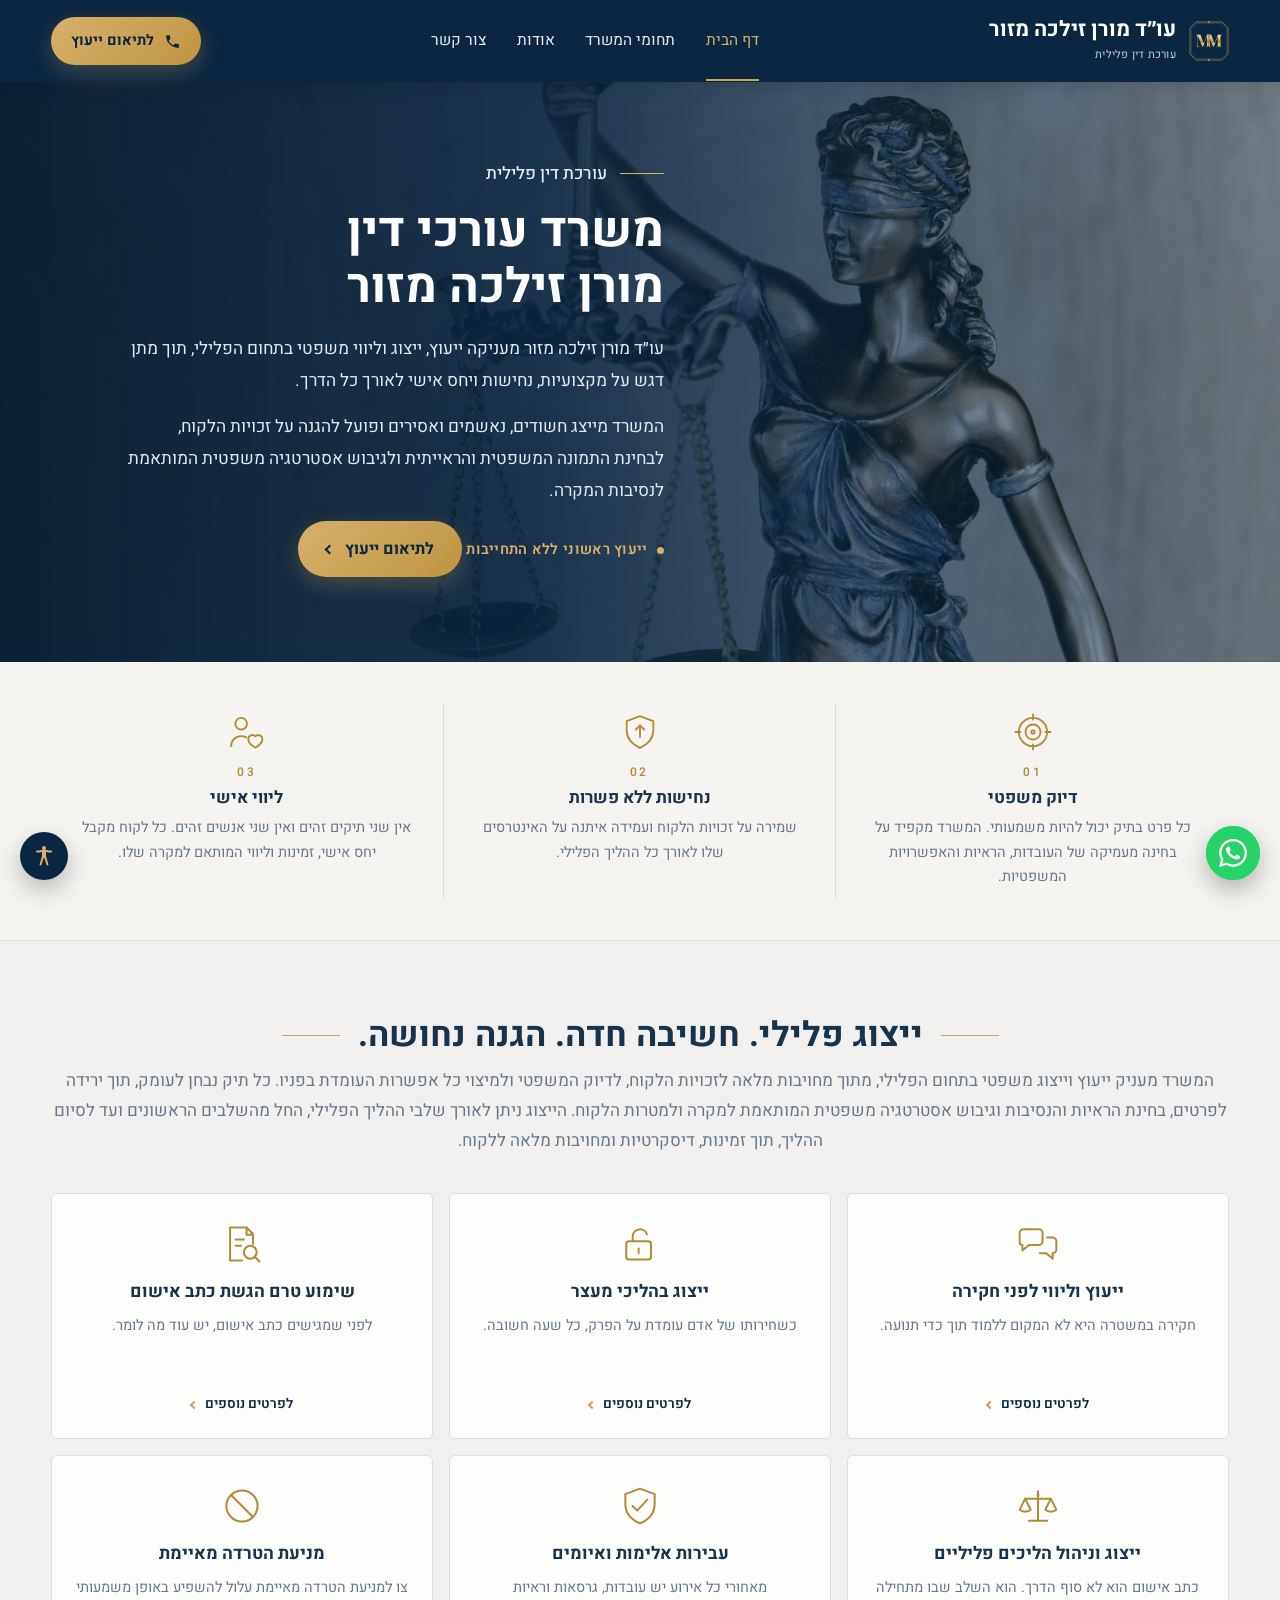
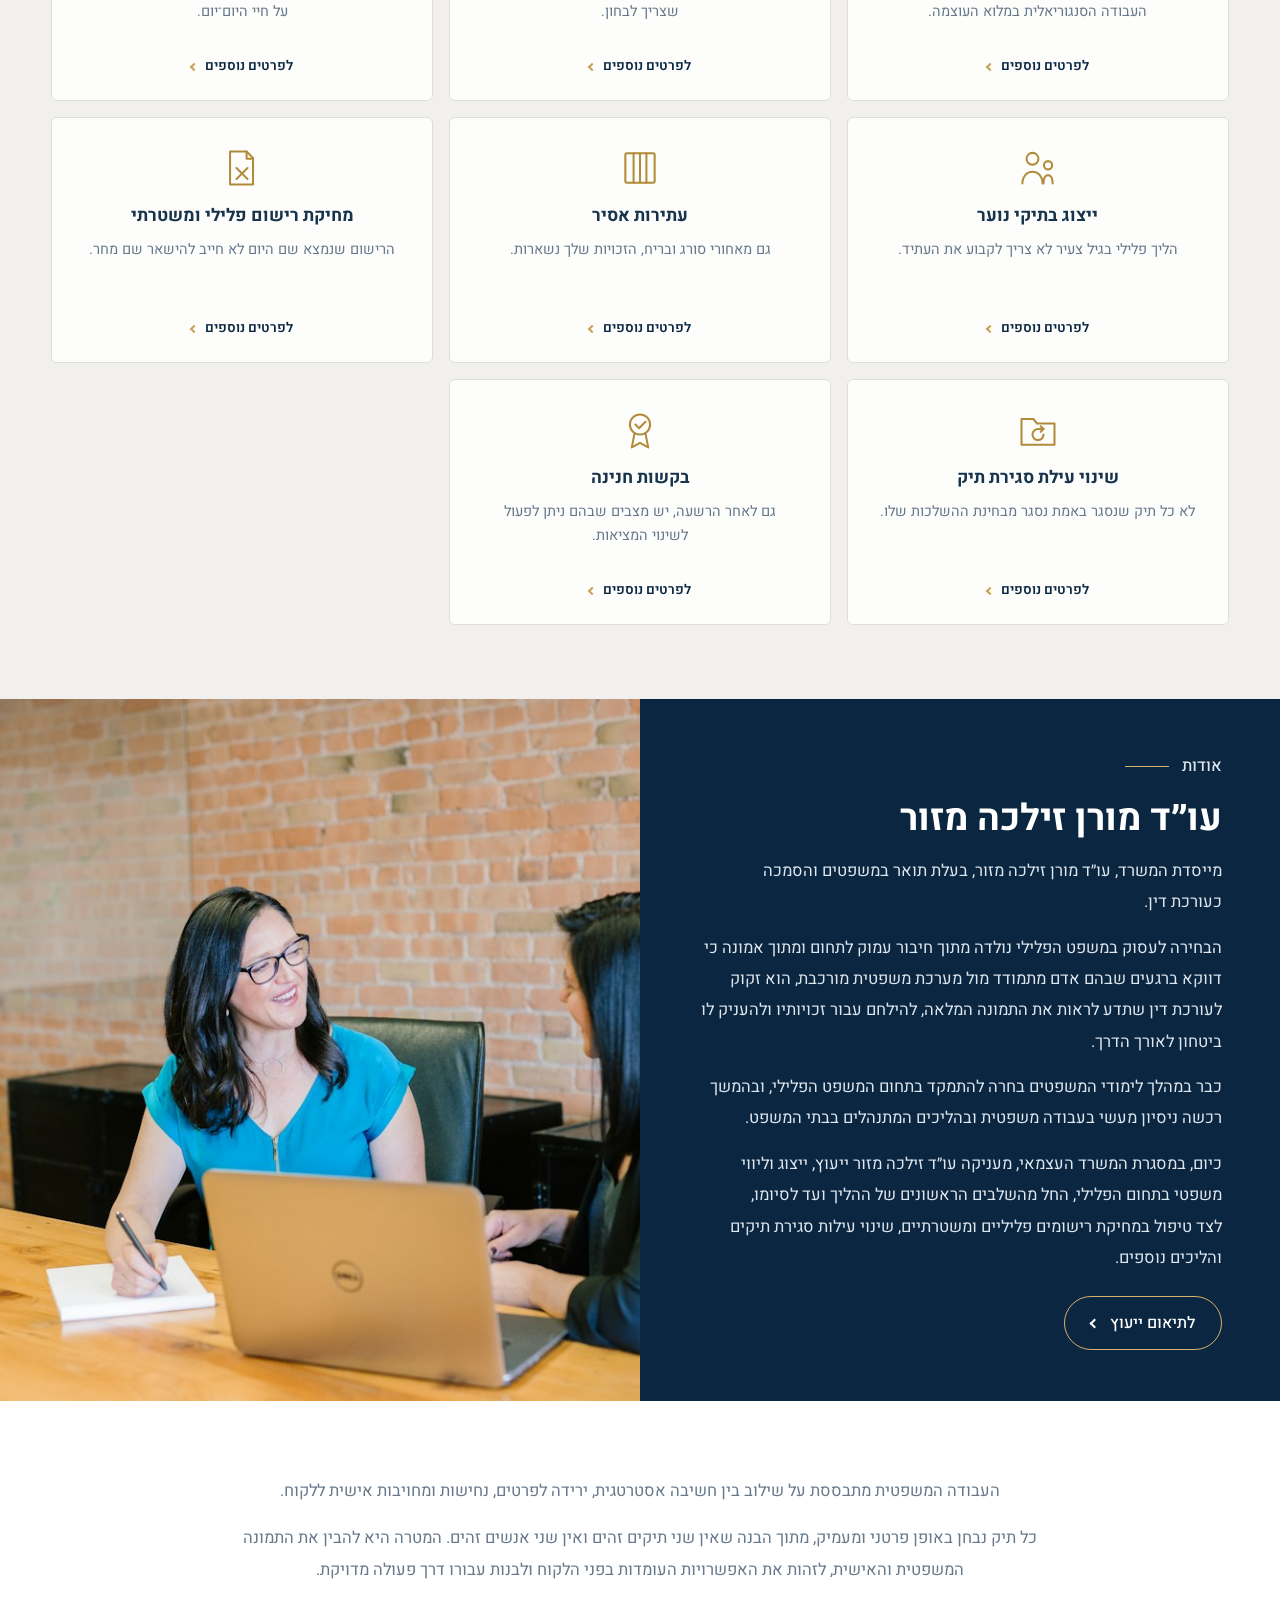
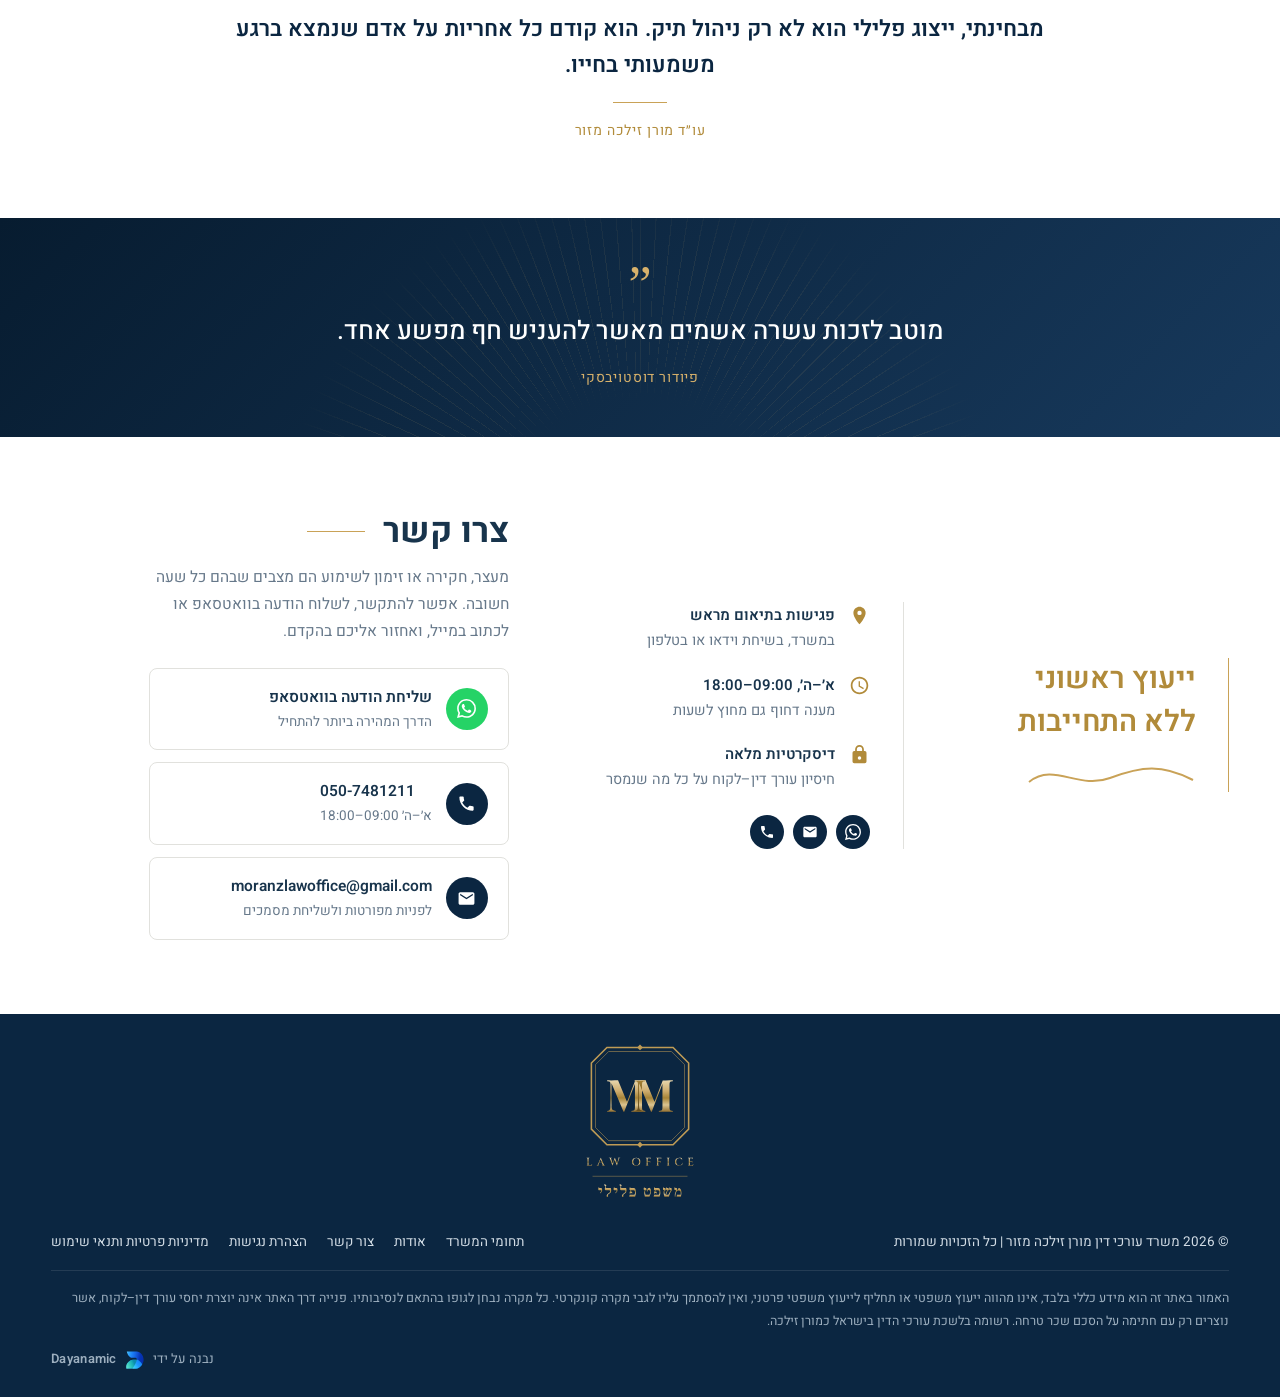
<file: index.html>
<!DOCTYPE html>
<html lang="he" dir="rtl">
<head>
<meta charset="utf-8">
<meta name="viewport" content="width=device-width, initial-scale=1">
<title>עו״ד מורן זילכה מזור | עורכת דין פלילית</title>
<meta name="description" content="משרד עורכי דין מורן זילכה מזור. ייעוץ, ייצוג וליווי משפטי בתחום הפלילי: ליווי לפני חקירה, הליכי מעצר, שימוע, ניהול הליכים פליליים, עתירות אסיר, מחיקת רישום פלילי ובקשות חנינה. ייעוץ ראשוני ללא התחייבות.">
<meta name="author" content="מורן זילכה מזור">
<meta name="theme-color" content="#0B2641">
<link rel="canonical" href="https://talmoda.github.io/moran-mazor/">

<meta property="og:type" content="website">
<meta property="og:locale" content="he_IL">
<meta property="og:site_name" content="משרד עורכי דין מורן זילכה מזור">
<meta property="og:title" content="עו״ד מורן זילכה מזור | עורכת דין פלילית">
<meta property="og:description" content="ייעוץ, ייצוג וליווי משפטי בתחום הפלילי, לאורך כל שלבי ההליך. ייעוץ ראשוני ללא התחייבות.">
<meta property="og:url" content="https://talmoda.github.io/moran-mazor/">
<meta property="og:image" content="https://talmoda.github.io/moran-mazor/assets/img/og-cover.png">
<meta property="og:image:width" content="1200">
<meta property="og:image:height" content="630">
<meta name="twitter:card" content="summary_large_image">

<link rel="icon" href="assets/favicon.svg" type="image/svg+xml">
<link rel="apple-touch-icon" href="assets/img/apple-touch-icon.png">

<link rel="preconnect" href="https://fonts.googleapis.com">
<link rel="preconnect" href="https://fonts.gstatic.com" crossorigin>
<link href="https://fonts.googleapis.com/css2?family=Assistant:wght@300;400;500;600;700&family=Heebo:wght@300;400;500;600;700;800&display=swap" rel="stylesheet">
<link rel="stylesheet" href="assets/css/style.css">

<script type="application/ld+json">
{
  "@context": "https://schema.org",
  "@type": "Attorney",
  "name": "משרד עורכי דין מורן זילכה מזור",
  "description": "משרד עורכי דין המעניק ייעוץ, ייצוג וליווי משפטי בתחום הפלילי: ליווי לפני חקירה, הליכי מעצר, שימוע טרם כתב אישום, ניהול הליכים פליליים, תיקי נוער, עתירות אסיר, מחיקת רישום פלילי, שינוי עילת סגירת תיק ובקשות חנינה.",
  "url": "https://talmoda.github.io/moran-mazor/",
  "image": "https://talmoda.github.io/moran-mazor/assets/img/og-cover.png",
  "logo": "https://talmoda.github.io/moran-mazor/assets/img/apple-touch-icon.png",
  "telephone": "+972-50-748-1211",
  "email": "moranzlawoffice@gmail.com",
  "priceRange": "$$",
  "address": { "@type": "PostalAddress", "addressCountry": "IL" },
  "areaServed": { "@type": "Country", "name": "ישראל" },
  "availableLanguage": ["he"],
  "founder": {
    "@type": "Person",
    "name": "מורן זילכה מזור",
    "jobTitle": "עורכת דין פלילית",
    "gender": "Female"
  },
  "knowsAbout": [
    "משפט פלילי", "סנגוריה פלילית", "ייעוץ לפני חקירה", "הליכי מעצר",
    "שימוע טרם כתב אישום", "תיקי נוער", "עתירות אסיר",
    "מחיקת רישום פלילי", "שינוי עילת סגירת תיק", "בקשות חנינה",
    "עבירות אלימות ואיומים", "מניעת הטרדה מאיימת"
  ]
}
</script>
</head>
<body>

<a class="skip-link" href="#main">דילוג לתוכן הראשי</a>

<!-- ============ אייקונים ============ -->
<svg hidden aria-hidden="true">
  <symbol id="i-dialogue" viewBox="0 0 48 48"><path d="M4 12a4 4 0 0 1 4-4h17a4 4 0 0 1 4 4v9a4 4 0 0 1-4 4H14l-7 6v-6a3 3 0 0 1-3-3V12Z"/><path d="M34 17h6a4 4 0 0 1 4 4v9a4 4 0 0 1-4 4v6l-7-6h-7"/></symbol>
  <symbol id="i-cuffs" viewBox="0 0 48 48"><rect x="9" y="21" width="27" height="20" rx="3"/><path d="M16 21v-5a8 8 0 0 1 15.6-2.5"/><path d="M22.5 29v5"/></symbol>
  <symbol id="i-doc-search" viewBox="0 0 48 48"><path d="M11 6h18l7 7v11M11 6v36h13"/><path d="M29 6v8h7M17 19h9M17 26h6"/><circle cx="33" cy="33" r="7"/><path d="m38 38 5 5"/></symbol>
  <symbol id="i-scales" viewBox="0 0 48 48"><path d="M24 8v32M14 40h20M10 16h28"/><path d="M10 16 4 28c2.5 3 9.5 3 12 0zM38 16l-6 12c2.5 3 9.5 3 12 0z"/><circle cx="24" cy="12" r="0.5"/></symbol>
  <symbol id="i-shield" viewBox="0 0 48 48"><path d="M24 5 40 11v11c0 10-7 17-16 21C15 39 8 32 8 22V11L24 5Z"/><path d="m16 24 5 5 11-12"/></symbol>
  <symbol id="i-ban" viewBox="0 0 48 48"><circle cx="24" cy="24" r="17"/><path d="M12 12l24 24"/></symbol>
  <symbol id="i-youth" viewBox="0 0 48 48"><circle cx="18" cy="14" r="6.5"/><path d="M7 41c0-7.5 4.5-13 11-13s11 5.5 11 13"/><circle cx="35" cy="21" r="4.5"/><path d="M30 41c0-5.5 2-9 5-9s5 3.5 5 9"/></symbol>
  <symbol id="i-bars" viewBox="0 0 48 48"><rect x="8" y="8" width="32" height="32" rx="2"/><path d="M17 8v32M24 8v32M31 8v32"/></symbol>
  <symbol id="i-doc-x" viewBox="0 0 48 48"><path d="M11 6h18l7 7v29H11z"/><path d="M29 6v8h7"/><path d="m18 24 12 12M30 24 18 36"/></symbol>
  <symbol id="i-folder-sync" viewBox="0 0 48 48"><path d="M6 12h13l4 5h19v23H6z"/><path d="M30 29a6 6 0 1 1-6-6h6"/><path d="m27 20 3 3-3 3"/></symbol>
  <symbol id="i-seal" viewBox="0 0 48 48"><circle cx="24" cy="18" r="11"/><path d="m18 28-3 15 9-5 9 5-3-15"/><path d="m19 18 4 4 7-7"/></symbol>
  <symbol id="i-precision" viewBox="0 0 48 48"><circle cx="24" cy="24" r="17"/><circle cx="24" cy="24" r="9"/><circle cx="24" cy="24" r="2"/><path d="M24 3v6M24 39v6M3 24h6M39 24h6"/></symbol>
  <symbol id="i-resolve" viewBox="0 0 48 48"><path d="M24 5 40 11v11c0 10-7 17-16 21C15 39 8 32 8 22V11L24 5Z"/><path d="M24 16v14"/><path d="m19 21 5-5 5 5"/></symbol>
  <symbol id="i-care" viewBox="0 0 48 48"><circle cx="17" cy="14" r="7"/><path d="M5 41c0-7 5-12 12-12 2.2 0 4.2.5 6 1.4"/><path d="M34 43s-8.5-5-8.5-10.6a4.9 4.9 0 0 1 8.5-3.2 4.9 4.9 0 0 1 8.5 3.2C42.5 38 34 43 34 43Z"/></symbol>
  <symbol id="i-phone-f" viewBox="0 0 24 24"><path d="M6.62 10.79c1.44 2.83 3.76 5.14 6.59 6.59l2.2-2.2c.27-.27.67-.36 1.02-.24 1.12.37 2.33.57 3.57.57.55 0 1 .45 1 1V20c0 .55-.45 1-1 1-9.39 0-17-7.61-17-17 0-.55.45-1 1-1h3.5c.55 0 1 .45 1 1 0 1.25.2 2.45.57 3.57.11.35.03.74-.25 1.02l-2.2 2.2z"/></symbol>
  <symbol id="i-mail-f" viewBox="0 0 24 24"><path d="M20 4H4c-1.1 0-1.99.9-1.99 2L2 18c0 1.1.9 2 2 2h16c1.1 0 2-.9 2-2V6c0-1.1-.9-2-2-2zm0 4-8 5-8-5V6l8 5 8-5v2z"/></symbol>
  <symbol id="i-pin-f" viewBox="0 0 24 24"><path d="M12 2C8.13 2 5 5.13 5 9c0 5.25 7 13 7 13s7-7.75 7-13c0-3.87-3.13-7-7-7zm0 9.5a2.5 2.5 0 0 1 0-5 2.5 2.5 0 0 1 0 5z"/></symbol>
  <symbol id="i-clock-f" viewBox="0 0 24 24"><path d="M12 2C6.48 2 2 6.48 2 12s4.48 10 10 10 10-4.48 10-10S17.52 2 12 2zm0 18c-4.41 0-8-3.59-8-8s3.59-8 8-8 8 3.59 8 8-3.59 8-8 8zm.5-13H11v6l5.25 3.15.75-1.23-4.5-2.67V7z"/></symbol>
  <symbol id="i-lock-f" viewBox="0 0 24 24"><path d="M18 8h-1V6A5 5 0 0 0 7 6v2H6a2 2 0 0 0-2 2v10a2 2 0 0 0 2 2h12a2 2 0 0 0 2-2V10a2 2 0 0 0-2-2zM9 6a3 3 0 0 1 6 0v2H9V6zm3 12a2 2 0 1 1 0-4 2 2 0 0 1 0 4z"/></symbol>
  <symbol id="i-wa-f" viewBox="0 0 24 24"><path d="M17.472 14.382c-.297-.149-1.758-.867-2.03-.967-.273-.099-.471-.148-.67.15-.197.297-.767.966-.94 1.164-.173.199-.347.223-.644.075-.297-.15-1.255-.463-2.39-1.475-.883-.788-1.48-1.761-1.653-2.059-.173-.297-.018-.458.13-.606.134-.133.297-.347.446-.52.15-.174.2-.298.3-.497.099-.198.05-.371-.025-.52-.075-.149-.669-1.612-.916-2.207-.242-.579-.487-.5-.669-.51a12.8 12.8 0 0 0-.57-.01c-.198 0-.52.074-.792.372-.272.297-1.04 1.016-1.04 2.479 0 1.462 1.065 2.875 1.213 3.074.149.198 2.096 3.2 5.077 4.487.709.306 1.262.489 1.694.625.712.227 1.36.195 1.871.118.571-.085 1.758-.719 2.006-1.413.248-.694.248-1.289.173-1.413-.074-.124-.272-.198-.57-.347M12.05 21.785h-.004a9.87 9.87 0 0 1-5.031-1.378l-.361-.214-3.741.982.998-3.648-.235-.374a9.86 9.86 0 0 1-1.51-5.26c.001-5.45 4.436-9.884 9.888-9.884 2.64 0 5.122 1.03 6.988 2.898a9.825 9.825 0 0 1 2.893 6.994c-.003 5.45-4.437 9.884-9.885 9.884m8.413-18.297A11.815 11.815 0 0 0 12.05 0C5.495 0 .16 5.335.157 11.892c0 2.096.547 4.142 1.588 5.945L.057 24l6.305-1.654a11.882 11.882 0 0 0 5.683 1.448h.005c6.554 0 11.89-5.335 11.893-11.893a11.821 11.821 0 0 0-3.48-8.413"/></symbol>
</svg>

<!-- ============ כותרת ============ -->
<header class="site-header">
  <div class="progress" id="progress" aria-hidden="true"></div>
  <div class="container header-inner">
    <a class="brand" href="#home" aria-label="משרד עורכי דין מורן זילכה מזור, לראש העמוד">
      <img src="assets/monogram.svg" alt="" width="40" height="40">
      <span>
        <span class="brand-title">עו״ד מורן זילכה מזור</span>
        <span class="brand-sub">עורכת דין פלילית</span>
      </span>
    </a>

    <nav class="nav" aria-label="ניווט ראשי">
      <a href="#home" aria-current="true">דף הבית</a>
      <a href="#practice">תחומי המשרד</a>
      <a href="#about">אודות</a>
      <a href="#contact">צור קשר</a>
    </nav>

    <div class="header-cta">
      <a class="btn btn--sm" href="#contact">
        <svg aria-hidden="true"><use href="#i-phone-f"></use></svg>
        לתיאום ייעוץ
      </a>
      <button class="burger" type="button" aria-label="פתיחת תפריט" aria-expanded="false" aria-controls="nav-panel">
        <span></span><span></span><span></span>
      </button>
    </div>
  </div>
</header>

<div class="nav-panel" id="nav-panel">
  <a href="#home">דף הבית</a>
  <a href="#practice">תחומי המשרד</a>
  <a href="#about">אודות</a>
  <a href="#contact">צור קשר</a>
  <a class="btn" href="#contact">לתיאום ייעוץ</a>
</div>

<main id="main">

  <!-- ============ הירו ============ -->
  <section class="hero" id="home">
    <div class="container">
      <div class="hero__content">
        <p class="eyebrow">עורכת דין פלילית</p>
        <h1>משרד עורכי דין<br>מורן זילכה מזור</h1>
        <p>
          עו״ד מורן זילכה מזור מעניקה ייעוץ, ייצוג וליווי משפטי בתחום הפלילי, תוך מתן
          דגש על מקצועיות, נחישות ויחס אישי לאורך כל הדרך.
        </p>
        <p>
          המשרד מייצג חשודים, נאשמים ואסירים ופועל להגנה על זכויות הלקוח, לבחינת התמונה
          המשפטית והראייתית ולגיבוש אסטרטגיה משפטית המותאמת לנסיבות המקרה.
        </p>
        <p class="hero__note">ייעוץ ראשוני ללא התחייבות</p>
        <a class="btn" href="#contact">לתיאום ייעוץ <span class="chev" aria-hidden="true"></span></a>
      </div>
    </div>
  </section>

  <!-- ============ עקרונות ============ -->
  <section class="benefits" aria-label="עקרונות העבודה של המשרד">
    <div class="container benefit-grid benefit-grid--3">
      <div class="benefit" data-reveal>
        <svg aria-hidden="true"><use href="#i-precision"></use></svg>
        <span class="benefit__num">01</span>
        <strong>דיוק משפטי</strong>
        <span>כל פרט בתיק יכול להיות משמעותי. המשרד מקפיד על בחינה מעמיקה של העובדות, הראיות והאפשרויות המשפטיות.</span>
      </div>
      <div class="benefit" data-reveal>
        <svg aria-hidden="true"><use href="#i-resolve"></use></svg>
        <span class="benefit__num">02</span>
        <strong>נחישות ללא פשרות</strong>
        <span>שמירה על זכויות הלקוח ועמידה איתנה על האינטרסים שלו לאורך כל ההליך הפלילי.</span>
      </div>
      <div class="benefit" data-reveal>
        <svg aria-hidden="true"><use href="#i-care"></use></svg>
        <span class="benefit__num">03</span>
        <strong>ליווי אישי</strong>
        <span>אין שני תיקים זהים ואין שני אנשים זהים. כל לקוח מקבל יחס אישי, זמינות וליווי המותאם למקרה שלו.</span>
      </div>
    </div>
  </section>

  <!-- ============ תחומי המשרד ============ -->
  <section class="section section--soft" id="practice">
    <div class="container">
      <div class="sec-head" data-reveal>
        <h2>ייצוג פלילי. חשיבה חדה. הגנה נחושה.</h2>
        <p>
          המשרד מעניק ייעוץ וייצוג משפטי בתחום הפלילי, מתוך מחויבות מלאה לזכויות הלקוח,
          לדיוק המשפטי ולמיצוי כל אפשרות העומדת בפניו. כל תיק נבחן לעומק, תוך ירידה
          לפרטים, בחינת הראיות והנסיבות וגיבוש אסטרטגיה משפטית המותאמת למקרה ולמטרות
          הלקוח. הייצוג ניתן לאורך שלבי ההליך הפלילי, החל מהשלבים הראשונים ועד לסיום
          ההליך, תוך זמינות, דיסקרטיות ומחויבות מלאה ללקוח.
        </p>
      </div>

      <div class="cards">
        <article class="card" data-reveal tabindex="0" role="button" data-modal="m1" aria-haspopup="dialog">
          <svg aria-hidden="true"><use href="#i-dialogue"></use></svg>
          <h3>ייעוץ וליווי לפני חקירה</h3>
          <p class="card__hook">חקירה במשטרה היא לא המקום ללמוד תוך כדי תנועה.</p>
          <div class="more">לפרטים נוספים</div>
        </article>

        <article class="card" data-reveal tabindex="0" role="button" data-modal="m2" aria-haspopup="dialog">
          <svg aria-hidden="true"><use href="#i-cuffs"></use></svg>
          <h3>ייצוג בהליכי מעצר</h3>
          <p class="card__hook">כשחירותו של אדם עומדת על הפרק, כל שעה חשובה.</p>
          <div class="more">לפרטים נוספים</div>
        </article>

        <article class="card" data-reveal tabindex="0" role="button" data-modal="m3" aria-haspopup="dialog">
          <svg aria-hidden="true"><use href="#i-doc-search"></use></svg>
          <h3>שימוע טרם הגשת כתב אישום</h3>
          <p class="card__hook">לפני שמגישים כתב אישום, יש עוד מה לומר.</p>
          <div class="more">לפרטים נוספים</div>
        </article>

        <article class="card" data-reveal tabindex="0" role="button" data-modal="m4" aria-haspopup="dialog">
          <svg aria-hidden="true"><use href="#i-scales"></use></svg>
          <h3>ייצוג וניהול הליכים פליליים</h3>
          <p class="card__hook">כתב אישום הוא לא סוף הדרך. הוא השלב שבו מתחילה העבודה הסנגוריאלית במלוא העוצמה.</p>
          <div class="more">לפרטים נוספים</div>
        </article>

        <article class="card" data-reveal tabindex="0" role="button" data-modal="m5" aria-haspopup="dialog">
          <svg aria-hidden="true"><use href="#i-shield"></use></svg>
          <h3>עבירות אלימות ואיומים</h3>
          <p class="card__hook">מאחורי כל אירוע יש עובדות, גרסאות וראיות שצריך לבחון.</p>
          <div class="more">לפרטים נוספים</div>
        </article>

        <article class="card" data-reveal tabindex="0" role="button" data-modal="m6" aria-haspopup="dialog">
          <svg aria-hidden="true"><use href="#i-ban"></use></svg>
          <h3>מניעת הטרדה מאיימת</h3>
          <p class="card__hook">צו למניעת הטרדה מאיימת עלול להשפיע באופן משמעותי על חיי היום־יום.</p>
          <div class="more">לפרטים נוספים</div>
        </article>

        <article class="card" data-reveal tabindex="0" role="button" data-modal="m7" aria-haspopup="dialog">
          <svg aria-hidden="true"><use href="#i-youth"></use></svg>
          <h3>ייצוג בתיקי נוער</h3>
          <p class="card__hook">הליך פלילי בגיל צעיר לא צריך לקבוע את העתיד.</p>
          <div class="more">לפרטים נוספים</div>
        </article>

        <article class="card" data-reveal tabindex="0" role="button" data-modal="m8" aria-haspopup="dialog">
          <svg aria-hidden="true"><use href="#i-bars"></use></svg>
          <h3>עתירות אסיר</h3>
          <p class="card__hook">גם מאחורי סורג ובריח, הזכויות שלך נשארות.</p>
          <div class="more">לפרטים נוספים</div>
        </article>

        <article class="card" data-reveal tabindex="0" role="button" data-modal="m9" aria-haspopup="dialog">
          <svg aria-hidden="true"><use href="#i-doc-x"></use></svg>
          <h3>מחיקת רישום פלילי ומשטרתי</h3>
          <p class="card__hook">הרישום שנמצא שם היום לא חייב להישאר שם מחר.</p>
          <div class="more">לפרטים נוספים</div>
        </article>

        <article class="card" data-reveal tabindex="0" role="button" data-modal="m10" aria-haspopup="dialog">
          <svg aria-hidden="true"><use href="#i-folder-sync"></use></svg>
          <h3>שינוי עילת סגירת תיק</h3>
          <p class="card__hook">לא כל תיק שנסגר באמת נסגר מבחינת ההשלכות שלו.</p>
          <div class="more">לפרטים נוספים</div>
        </article>

        <article class="card" data-reveal tabindex="0" role="button" data-modal="m11" aria-haspopup="dialog">
          <svg aria-hidden="true"><use href="#i-seal"></use></svg>
          <h3>בקשות חנינה</h3>
          <p class="card__hook">גם לאחר הרשעה, יש מצבים שבהם ניתן לפעול לשינוי המציאות.</p>
          <div class="more">לפרטים נוספים</div>
        </article>
      </div>
    </div>
  </section>

  <!-- ============ אודות ============ -->
  <section class="about" id="about">
    <div class="about-grid">
      <div class="about-copy">
        <p class="eyebrow">אודות</p>
        <h2>עו״ד מורן זילכה מזור</h2>
        <p>
          מייסדת המשרד, עו״ד מורן זילכה מזור, בעלת תואר במשפטים והסמכה כעורכת דין.
        </p>
        <p>
          הבחירה לעסוק במשפט הפלילי נולדה מתוך חיבור עמוק לתחום ומתוך אמונה כי דווקא
          ברגעים שבהם אדם מתמודד מול מערכת משפטית מורכבת, הוא זקוק לעורכת דין שתדע
          לראות את התמונה המלאה, להילחם עבור זכויותיו ולהעניק לו ביטחון לאורך הדרך.
        </p>
        <p>
          כבר במהלך לימודי המשפטים בחרה להתמקד בתחום המשפט הפלילי, ובהמשך רכשה ניסיון
          מעשי בעבודה משפטית ובהליכים המתנהלים בבתי המשפט.
        </p>
        <p>
          כיום, במסגרת המשרד העצמאי, מעניקה עו״ד זילכה מזור ייעוץ, ייצוג וליווי משפטי
          בתחום הפלילי, החל מהשלבים הראשונים של ההליך ועד לסיומו, לצד טיפול במחיקת
          רישומים פליליים ומשטרתיים, שינוי עילות סגירת תיקים והליכים נוספים.
        </p>
        <a class="btn btn--outline" href="#contact">לתיאום ייעוץ <span class="chev" aria-hidden="true"></span></a>
      </div>

      <div class="about-media">
        <!-- תמונת רקע זמנית. להחלפה בתמונת תדמית של מורן:
             src="assets/img/moran.jpg" -->
        <img class="photo" src="assets/img/about.jpg" alt="פגישת ייעוץ במשרד">
      </div>
    </div>
  </section>

  <!-- ============ המשך אודות ============ -->
  <section class="section" id="approach">
    <div class="container">
      <div class="approach" data-reveal>
        <p>
          העבודה המשפטית מתבססת על שילוב בין חשיבה אסטרטגית, ירידה לפרטים, נחישות
          ומחויבות אישית ללקוח.
        </p>
        <p>
          כל תיק נבחן באופן פרטני ומעמיק, מתוך הבנה שאין שני תיקים זהים ואין שני אנשים
          זהים. המטרה היא להבין את התמונה המשפטית והאישית, לזהות את האפשרויות העומדות
          בפני הלקוח ולבנות עבורו דרך פעולה מדויקת.
        </p>
        <p class="approach__lead">
          מבחינתי, ייצוג פלילי הוא לא רק ניהול תיק. הוא קודם כל אחריות על אדם שנמצא
          ברגע משמעותי בחייו.
        </p>
        <p class="approach__sign">עו״ד מורן זילכה מזור</p>
      </div>
    </div>
  </section>

  <!-- ============ ציטוט ============ -->
  <section class="quote-band" aria-label="ציטוט">
    <div class="container">
      <div class="quote-mark" aria-hidden="true">”</div>
      <blockquote>
        <p>מוטב לזכות עשרה אשמים מאשר להעניש חף מפשע אחד.</p>
        <cite>פיודור דוסטויבסקי</cite>
      </blockquote>
    </div>
  </section>

  <!-- ============ יצירת קשר ============ -->
  <section class="section contact" id="contact">
    <div class="container contact-grid">

      <div class="promise" data-reveal>
        ייעוץ ראשוני<br>ללא התחייבות
        <svg viewBox="0 0 170 36" aria-hidden="true"><path d="M3 26C28 6 52 34 84 22s52-14 83 2"/></svg>
      </div>

      <div class="details" data-reveal>
        <div class="detail">
          <svg aria-hidden="true"><use href="#i-pin-f"></use></svg>
          <div>
            <strong>פגישות בתיאום מראש</strong>
            <span>במשרד, בשיחת וידאו או בטלפון</span>
          </div>
        </div>
        <div class="detail">
          <svg aria-hidden="true"><use href="#i-clock-f"></use></svg>
          <div>
            <strong>א׳–ה׳, 09:00–18:00</strong>
            <span>מענה דחוף גם מחוץ לשעות</span>
          </div>
        </div>
        <div class="detail">
          <svg aria-hidden="true"><use href="#i-lock-f"></use></svg>
          <div>
            <strong>דיסקרטיות מלאה</strong>
            <span>חיסיון עורך דין–לקוח על כל מה שנמסר</span>
          </div>
        </div>
        <div class="socials">
          <a href="https://wa.me/972507481211" target="_blank" rel="noopener" aria-label="וואטסאפ"><svg><use href="#i-wa-f"></use></svg></a>
          <a href="mailto:moranzlawoffice@gmail.com" aria-label="דוא״ל"><svg><use href="#i-mail-f"></use></svg></a>
          <a href="tel:+972507481211" aria-label="טלפון"><svg><use href="#i-phone-f"></use></svg></a>
        </div>
      </div>

      <div class="contact-cta" data-reveal>
        <div class="sec-head sec-head--start" style="margin-bottom:12px">
          <h2>צרו קשר</h2>
        </div>
        <p class="contact-intro">
          מעצר, חקירה או זימון לשימוע הם מצבים שבהם כל שעה חשובה. אפשר להתקשר, לשלוח
          הודעה בוואטסאפ או לכתוב במייל, ואחזור אליכם בהקדם.
        </p>
        <div class="contact-actions">
          <a class="action action--wa" href="https://wa.me/972507481211?text=%D7%A9%D7%9C%D7%95%D7%9D%20%D7%9E%D7%95%D7%A8%D7%9F%2C%20%D7%94%D7%92%D7%A2%D7%AA%D7%99%20%D7%93%D7%A8%D7%9A%20%D7%94%D7%90%D7%AA%D7%A8" target="_blank" rel="noopener">
            <span class="action__ico"><svg aria-hidden="true"><use href="#i-wa-f"></use></svg></span>
            <span class="action__txt">
              <b>שליחת הודעה בוואטסאפ</b>
              <span>הדרך המהירה ביותר להתחיל</span>
            </span>
          </a>
          <a class="action" href="tel:+972507481211">
            <span class="action__ico"><svg aria-hidden="true"><use href="#i-phone-f"></use></svg></span>
            <span class="action__txt">
              <b class="ltr">050-7481211</b>
              <span>א׳–ה׳ 09:00–18:00</span>
            </span>
          </a>
          <a class="action" href="mailto:moranzlawoffice@gmail.com">
            <span class="action__ico"><svg aria-hidden="true"><use href="#i-mail-f"></use></svg></span>
            <span class="action__txt">
              <b class="ltr">moranzlawoffice@gmail.com</b>
              <span>לפניות מפורטות ולשליחת מסמכים</span>
            </span>
          </a>
        </div>
      </div>
    </div>
  </section>
</main>

<!-- ============ פוטר ============ -->
<footer class="site-footer">
  <div class="container">
    <img class="footer-logo" src="assets/logo.svg" alt="MM Law Office, משפט פלילי">
    <div class="footer-inner">
      <span>© <span data-year>2026</span> משרד עורכי דין מורן זילכה מזור | כל הזכויות שמורות</span>
      <nav class="footer-links" aria-label="ניווט תחתון">
        <a href="#practice">תחומי המשרד</a>
        <a href="#about">אודות</a>
        <a href="#contact">צור קשר</a>
        <a href="accessibility.html">הצהרת נגישות</a>
        <a href="privacy.html">מדיניות פרטיות ותנאי שימוש</a>
      </nav>
    </div>
    <p class="disclaimer">
      האמור באתר זה הוא מידע כללי בלבד, אינו מהווה ייעוץ משפטי או תחליף לייעוץ משפטי פרטני,
      ואין להסתמך עליו לגבי מקרה קונקרטי. כל מקרה נבחן לגופו בהתאם לנסיבותיו. פנייה דרך האתר
      אינה יוצרת יחסי עורך דין–לקוח, אשר נוצרים רק עם חתימה על הסכם שכר טרחה.
      רשומה בלשכת עורכי הדין בישראל כמורן זילכה.
    </p>
    <div class="footer-credit">
      <a href="https://dayanamic.com/he" target="_blank" rel="noopener">
        <span>נבנה על ידי</span>
        <img src="assets/img/dayanamic-mark.svg" alt="" width="20" height="20">
        <b>Dayanamic</b>
      </a>
    </div>
  </div>
</footer>

<!-- ============ חלונות תחומי המשרד ============ -->
<dialog class="modal" id="m1">
  <div class="modal__head"><svg aria-hidden="true"><use href="#i-dialogue"></use></svg><h3>ייעוץ וליווי לפני חקירה</h3></div>
  <div class="modal__body">
    <p class="modal__hook">חקירה במשטרה היא לא המקום ללמוד תוך כדי תנועה.</p>
    <p>לפני חקירה חשוב להבין את הזכויות, את המשמעות של הדברים הנאמרים ואת ההשלכות האפשריות של ההתנהלות בחדר החקירות.</p>
    <p>ייעוץ משפטי מוקדם מאפשר להגיע מוכנים, להבין את המצב ולפעול בצורה שקולה ומדויקת כבר מהרגע הראשון.</p>
    <div class="modal__foot">
      <a class="btn btn--sm" href="#contact" data-close-go>לתיאום ייעוץ</a>
      <button class="modal__close" type="button">סגירה</button>
    </div>
  </div>
</dialog>

<dialog class="modal" id="m2">
  <div class="modal__head"><svg aria-hidden="true"><use href="#i-cuffs"></use></svg><h3>ייצוג בהליכי מעצר</h3></div>
  <div class="modal__body">
    <p class="modal__hook">כשחירותו של אדם עומדת על הפרק, כל שעה חשובה.</p>
    <p>המשרד מעניק ייצוג בהליכי מעצר, לרבות מעצר ימים, דיוני הארכת מעצר ובקשות לשחרור.</p>
    <p>הייצוג כולל בחינה של עילת המעצר, התשתית הראייתית והאפשרויות לחלופת מעצר, תוך פעולה נחושה לצמצום הפגיעה בחירותו של הלקוח.</p>
    <div class="modal__foot">
      <a class="btn btn--sm" href="#contact" data-close-go>לתיאום ייעוץ</a>
      <button class="modal__close" type="button">סגירה</button>
    </div>
  </div>
</dialog>

<dialog class="modal" id="m3">
  <div class="modal__head"><svg aria-hidden="true"><use href="#i-doc-search"></use></svg><h3>שימוע טרם הגשת כתב אישום</h3></div>
  <div class="modal__body">
    <p class="modal__hook">לפני שמגישים כתב אישום, יש עוד מה לומר.</p>
    <p>הליך השימוע מאפשר לחשוד להציג את טענותיו בפני התביעה לפני קבלת החלטה סופית בדבר הגשת כתב אישום.</p>
    <p>המשרד בוחן את חומרי החקירה, מאתר קשיים ראייתיים, סתירות ונקודות משפטיות ומגבש טיעון סדור שמטרתו לשכנע את התביעה להימנע מהגשת כתב אישום או לשנות את החלטתה.</p>
    <div class="modal__foot">
      <a class="btn btn--sm" href="#contact" data-close-go>לתיאום ייעוץ</a>
      <button class="modal__close" type="button">סגירה</button>
    </div>
  </div>
</dialog>

<dialog class="modal" id="m4">
  <div class="modal__head"><svg aria-hidden="true"><use href="#i-scales"></use></svg><h3>ייצוג וניהול הליכים פליליים</h3></div>
  <div class="modal__body">
    <p class="modal__hook">כתב אישום הוא לא סוף הדרך. הוא השלב שבו מתחילה העבודה הסנגוריאלית במלוא העוצמה.</p>
    <p>המשרד מעניק ייצוג בהליכים פליליים, תוך בחינה מעמיקה של חומרי הראיות, גרסאות העדים, אופן איסוף הראיות והתנהלות גורמי החקירה.</p>
    <p>מתוך התמונה המלאה נבנה קו הגנה וניהול אסטרטגי של ההליך, בהתאם לנסיבות התיק ולאינטרסים של הלקוח.</p>
    <div class="modal__foot">
      <a class="btn btn--sm" href="#contact" data-close-go>לתיאום ייעוץ</a>
      <button class="modal__close" type="button">סגירה</button>
    </div>
  </div>
</dialog>

<dialog class="modal" id="m5">
  <div class="modal__head"><svg aria-hidden="true"><use href="#i-shield"></use></svg><h3>עבירות אלימות ואיומים</h3></div>
  <div class="modal__body">
    <p class="modal__hook">מאחורי כל אירוע יש עובדות, גרסאות וראיות שצריך לבחון.</p>
    <p>המשרד מעניק ייעוץ וייצוג בתיקי אלימות ואיומים, תוך בחינה מדוקדקת של נסיבות האירוע, גרסאות המעורבים, הראיות והפערים ביניהן.</p>
    <p>המטרה היא לא לקבל את התמונה כפי שהוצגה בתחילה, אלא לבחון אותה לעומק ולבנות את קו ההגנה הנכון.</p>
    <div class="modal__foot">
      <a class="btn btn--sm" href="#contact" data-close-go>לתיאום ייעוץ</a>
      <button class="modal__close" type="button">סגירה</button>
    </div>
  </div>
</dialog>

<dialog class="modal" id="m6">
  <div class="modal__head"><svg aria-hidden="true"><use href="#i-ban"></use></svg><h3>מניעת הטרדה מאיימת</h3></div>
  <div class="modal__body">
    <p>צו למניעת הטרדה מאיימת עלול להשפיע באופן משמעותי על חיי היום־יום, על חופש התנועה ועל המוניטין.</p>
    <p>המשרד מעניק ייעוץ וייצוג בהליכים אלה, תוך בחינת הטענות, הראיות והנסיבות ומתן מענה משפטי מדויק להגנה על זכויות הלקוח.</p>
    <div class="modal__foot">
      <a class="btn btn--sm" href="#contact" data-close-go>לתיאום ייעוץ</a>
      <button class="modal__close" type="button">סגירה</button>
    </div>
  </div>
</dialog>

<dialog class="modal" id="m7">
  <div class="modal__head"><svg aria-hidden="true"><use href="#i-youth"></use></svg><h3>ייצוג בתיקי נוער</h3></div>
  <div class="modal__body">
    <p class="modal__hook">הליך פלילי בגיל צעיר לא צריך לקבוע את העתיד.</p>
    <p>תיקי נוער דורשים הסתכלות רחבה על הקטין, מעבר לאירוע שבגינו נפתח ההליך.</p>
    <p>המשרד מעניק ייעוץ וייצוג לקטינים, תוך בחינת נסיבות האירוע, הראיות, גילו ומצבו של הקטין, הרקע האישי וההשלכות האפשריות של ההליך על עתידו.</p>
    <div class="modal__foot">
      <a class="btn btn--sm" href="#contact" data-close-go>לתיאום ייעוץ</a>
      <button class="modal__close" type="button">סגירה</button>
    </div>
  </div>
</dialog>

<dialog class="modal" id="m8">
  <div class="modal__head"><svg aria-hidden="true"><use href="#i-bars"></use></svg><h3>עתירות אסיר</h3></div>
  <div class="modal__body">
    <p class="modal__hook">גם מאחורי סורג ובריח, הזכויות שלך נשארות.</p>
    <p>המשרד מעניק ייעוץ וייצוג בהליכים הנוגעים לזכויות אסירים, תנאי כליאה והחלטות הנוגעות לריצוי המאסר.</p>
    <p>כל מקרה נבחן לגופו, תוך איתור האפשרויות המשפטיות הרלוונטיות ועמידה על זכויותיו של האסיר.</p>
    <div class="modal__foot">
      <a class="btn btn--sm" href="#contact" data-close-go>לתיאום ייעוץ</a>
      <button class="modal__close" type="button">סגירה</button>
    </div>
  </div>
</dialog>

<dialog class="modal" id="m9">
  <div class="modal__head"><svg aria-hidden="true"><use href="#i-doc-x"></use></svg><h3>מחיקת רישום פלילי ומשטרתי</h3></div>
  <div class="modal__body">
    <p class="modal__hook">הרישום שנמצא שם היום לא חייב להישאר שם מחר.</p>
    <p>רישום פלילי או משטרתי עלול להשפיע על חייו של אדם גם זמן רב לאחר סיום ההליך.</p>
    <p>המשרד בוחן את סוג הרישום, נסיבות היווצרותו והדרך שבה הסתיים ההליך, ובודק אילו אפשרויות משפטיות עומדות בפני הלקוח למחיקתו.</p>
    <div class="modal__foot">
      <a class="btn btn--sm" href="#contact" data-close-go>לתיאום ייעוץ</a>
      <button class="modal__close" type="button">סגירה</button>
    </div>
  </div>
</dialog>

<dialog class="modal" id="m10">
  <div class="modal__head"><svg aria-hidden="true"><use href="#i-folder-sync"></use></svg><h3>שינוי עילת סגירת תיק</h3></div>
  <div class="modal__body">
    <p class="modal__hook">לא כל תיק שנסגר באמת נסגר מבחינת ההשלכות שלו.</p>
    <p>לעילת הסגירה עשויה להיות משמעות משפטית ומעשית.</p>
    <p>המשרד בוחן את נסיבות סגירת התיק ואת העילה שנקבעה ופועל לשינוי עילת הסגירה במקרים שבהם קיימת אפשרות משפטית לכך.</p>
    <div class="modal__foot">
      <a class="btn btn--sm" href="#contact" data-close-go>לתיאום ייעוץ</a>
      <button class="modal__close" type="button">סגירה</button>
    </div>
  </div>
</dialog>

<dialog class="modal" id="m11">
  <div class="modal__head"><svg aria-hidden="true"><use href="#i-seal"></use></svg><h3>בקשות חנינה</h3></div>
  <div class="modal__body">
    <p class="modal__hook">גם לאחר הרשעה, יש מצבים שבהם ניתן לפעול לשינוי המציאות.</p>
    <p>בקשת חנינה מחייבת היכרות עם ההליך, בחינה של נסיבותיו האישיות והמשפטיות של המבקש והצגת התמונה המלאה באופן ברור ומשכנע.</p>
    <p>המשרד מלווה את הכנת הבקשה והגשתה, תוך התאמת הטיעון לנסיבות הייחודיות של כל מקרה.</p>
    <div class="modal__foot">
      <a class="btn btn--sm" href="#contact" data-close-go>לתיאום ייעוץ</a>
      <button class="modal__close" type="button">סגירה</button>
    </div>
  </div>
</dialog>

<!-- ============ תפריט נגישות ============ -->
<div class="a11y">
  <button class="a11y__btn" type="button" aria-expanded="false" aria-controls="a11y-panel" aria-label="פתיחת תפריט נגישות">
    <svg viewBox="0 0 24 24" aria-hidden="true"><path d="M12 2a2 2 0 110 4 2 2 0 010-4zm8 5.5c0 .55-.45 1-1 1-1.6 0-3.2-.2-4.7-.6l-.3-.08V12l2.4 8.2c.16.53-.15 1.09-.68 1.25a1 1 0 01-1.25-.68L12.4 14h-.8l-2.07 6.77a1 1 0 01-1.25.68 1 1 0 01-.68-1.25L10 12V7.82l-.3.08c-1.5.4-3.1.6-4.7.6a1 1 0 010-2c1.5 0 3-.2 4.4-.6A6.7 6.7 0 0112 5.5c1 0 1.9.14 2.6.4 1.4.4 2.9.6 4.4.6.55 0 1 .45 1 1z"/></svg>
  </button>
  <div class="a11y__panel" id="a11y-panel" hidden>
    <h2>נגישות</h2>
    <button type="button" data-a11y="font-up">הגדלת טקסט</button>
    <button type="button" data-a11y="font-down">הקטנת טקסט</button>
    <button type="button" data-a11y="contrast" aria-pressed="false">ניגודיות גבוהה</button>
    <button type="button" data-a11y="links" aria-pressed="false">הדגשת קישורים</button>
    <button type="button" data-a11y="readable" aria-pressed="false">גופן קריא</button>
    <button type="button" data-a11y="nomotion" aria-pressed="false">עצירת אנימציות</button>
    <button type="button" data-a11y="reset" class="a11y__reset">איפוס הגדרות</button>
    <a href="accessibility.html">להצהרת הנגישות</a>
  </div>
</div>

<a class="wa-float" href="https://wa.me/972507481211?text=%D7%A9%D7%9C%D7%95%D7%9D%20%D7%9E%D7%95%D7%A8%D7%9F%2C%20%D7%94%D7%92%D7%A2%D7%AA%D7%99%20%D7%93%D7%A8%D7%9A%20%D7%94%D7%90%D7%AA%D7%A8" target="_blank" rel="noopener" aria-label="שליחת הודעה בוואטסאפ">
  <svg aria-hidden="true"><use href="#i-wa-f"></use></svg>
</a>

<script src="assets/js/site.js" defer></script>
</body>
</html>
</file>
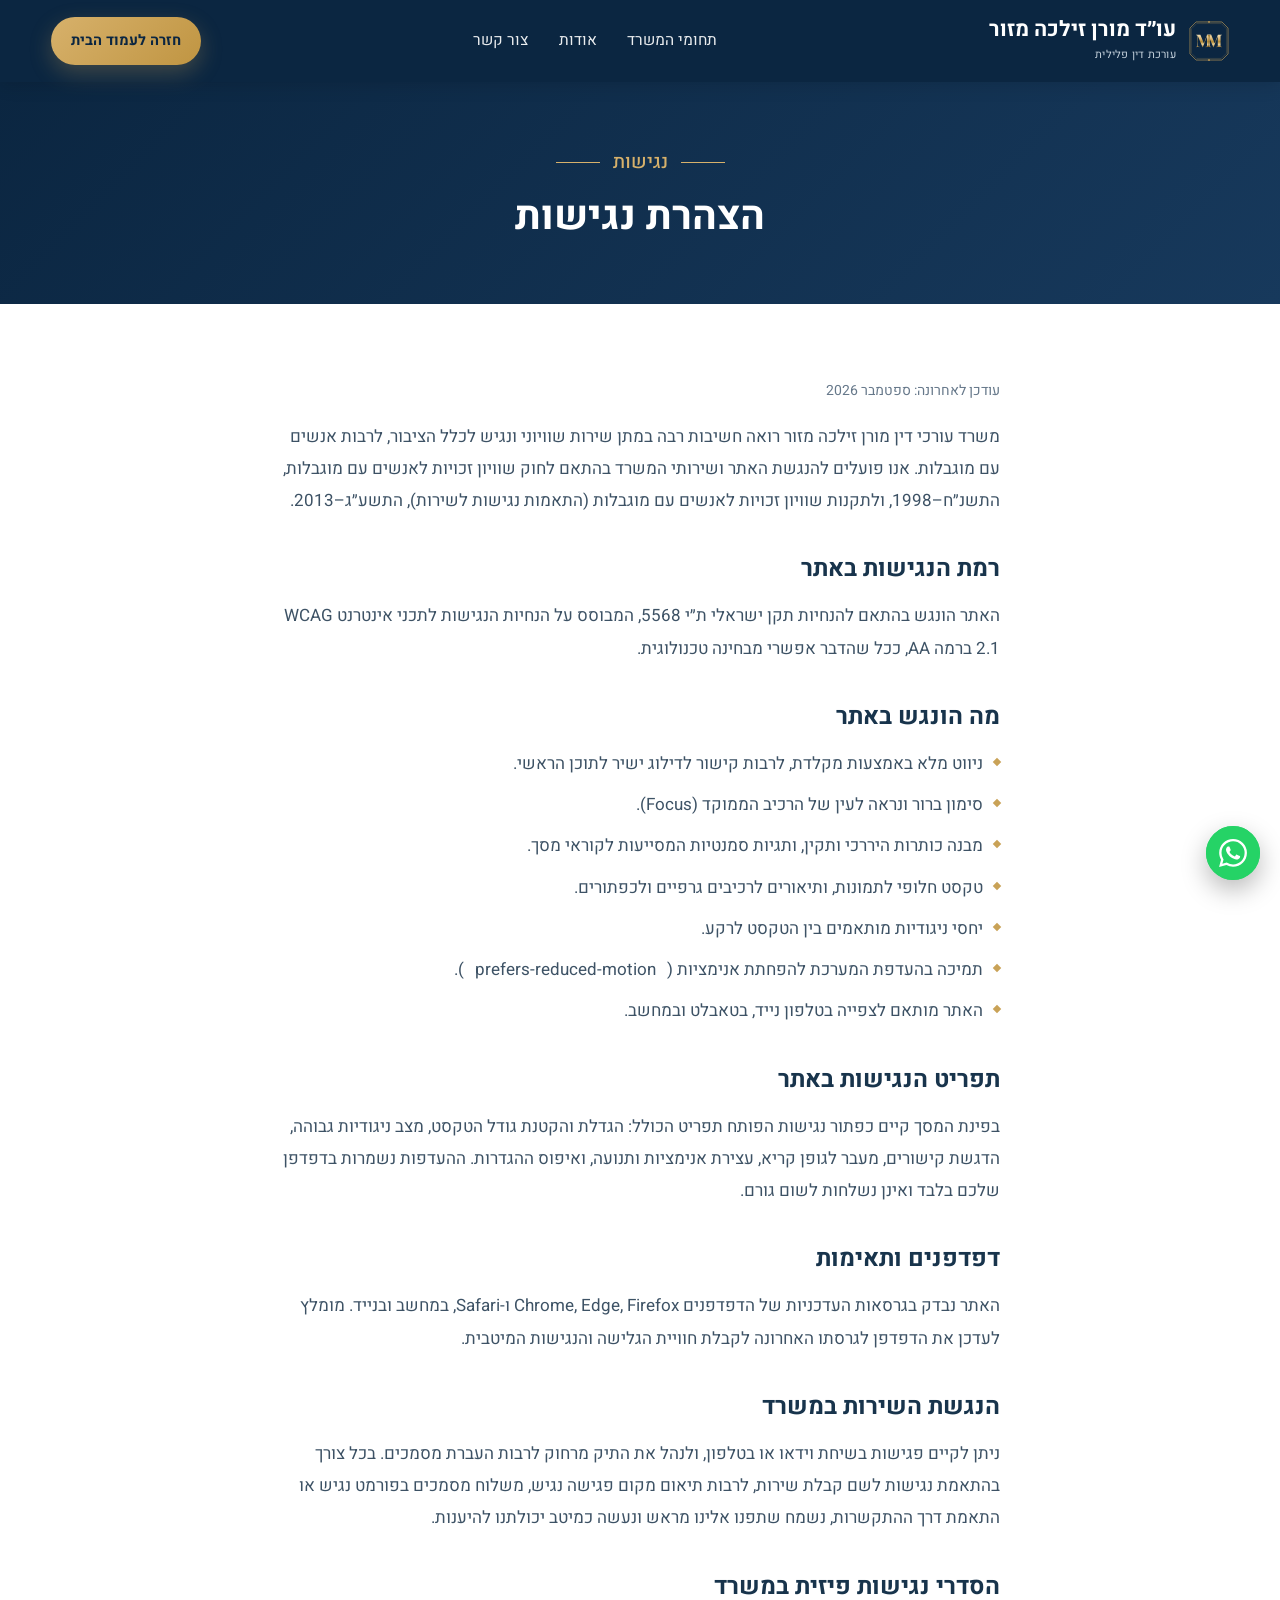
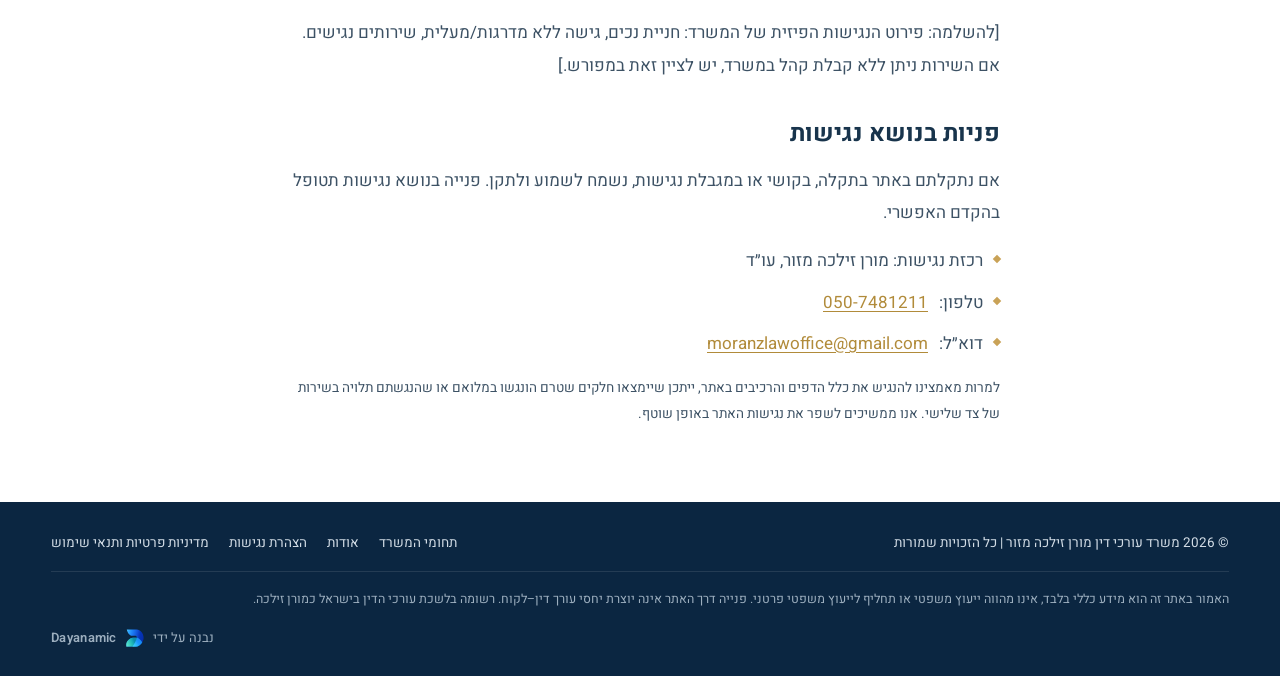
<file: accessibility.html>
<!DOCTYPE html>
<html lang="he" dir="rtl">
<head>
<meta charset="utf-8">
<meta name="viewport" content="width=device-width, initial-scale=1">
<title>הצהרת נגישות | עו״ד מורן זילכה מזור | עורכת דין פלילית</title>
<meta name="description" content="הצהרת הנגישות של אתר משרד עורכי דין מורן זילכה מזור.">
<meta name="theme-color" content="#0B2641">
<link rel="canonical" href="https://talmoda.github.io/moran-mazor/accessibility.html">
<link rel="icon" href="assets/favicon.svg" type="image/svg+xml">
<link rel="apple-touch-icon" href="assets/img/apple-touch-icon.png">
<link rel="preconnect" href="https://fonts.googleapis.com">
<link rel="preconnect" href="https://fonts.gstatic.com" crossorigin>
<link href="https://fonts.googleapis.com/css2?family=Assistant:wght@300;400;500;600;700&family=Heebo:wght@300;400;500;600;700;800&display=swap" rel="stylesheet">
<link rel="stylesheet" href="assets/css/style.css">
</head>
<body>

<a class="skip-link" href="#main">דילוג לתוכן הראשי</a>

<svg hidden aria-hidden="true">
  <symbol id="i-phone-f" viewBox="0 0 24 24"><path d="M6.62 10.79c1.44 2.83 3.76 5.14 6.59 6.59l2.2-2.2c.27-.27.67-.36 1.02-.24 1.12.37 2.33.57 3.57.57.55 0 1 .45 1 1V20c0 .55-.45 1-1 1-9.39 0-17-7.61-17-17 0-.55.45-1 1-1h3.5c.55 0 1 .45 1 1 0 1.25.2 2.45.57 3.57.11.35.03.74-.25 1.02l-2.2 2.2z"/></symbol>
  <symbol id="i-wa-f" viewBox="0 0 24 24"><path d="M17.472 14.382c-.297-.149-1.758-.867-2.03-.967-.273-.099-.471-.148-.67.15-.197.297-.767.966-.94 1.164-.173.199-.347.223-.644.075-.297-.15-1.255-.463-2.39-1.475-.883-.788-1.48-1.761-1.653-2.059-.173-.297-.018-.458.13-.606.134-.133.297-.347.446-.52.15-.174.2-.298.3-.497.099-.198.05-.371-.025-.52-.075-.149-.669-1.612-.916-2.207-.242-.579-.487-.5-.669-.51a12.8 12.8 0 0 0-.57-.01c-.198 0-.52.074-.792.372-.272.297-1.04 1.016-1.04 2.479 0 1.462 1.065 2.875 1.213 3.074.149.198 2.096 3.2 5.077 4.487.709.306 1.262.489 1.694.625.712.227 1.36.195 1.871.118.571-.085 1.758-.719 2.006-1.413.248-.694.248-1.289.173-1.413-.074-.124-.272-.198-.57-.347M12.05 21.785h-.004a9.87 9.87 0 0 1-5.031-1.378l-.361-.214-3.741.982.998-3.648-.235-.374a9.86 9.86 0 0 1-1.51-5.26c.001-5.45 4.436-9.884 9.888-9.884 2.64 0 5.122 1.03 6.988 2.898a9.825 9.825 0 0 1 2.893 6.994c-.003 5.45-4.437 9.884-9.885 9.884m8.413-18.297A11.815 11.815 0 0 0 12.05 0C5.495 0 .16 5.335.157 11.892c0 2.096.547 4.142 1.588 5.945L.057 24l6.305-1.654a11.882 11.882 0 0 0 5.683 1.448h.005c6.554 0 11.89-5.335 11.893-11.893a11.821 11.821 0 0 0-3.48-8.413"/></symbol>
</svg>

<header class="site-header">
  <div class="container header-inner">
    <a class="brand" href="index.html" aria-label="משרד עורכי דין מורן זילכה מזור, לעמוד הבית">
      <img src="assets/monogram.svg" alt="" width="40" height="40">
      <span>
        <span class="brand-title">עו״ד מורן זילכה מזור</span>
        <span class="brand-sub">עורכת דין פלילית</span>
      </span>
    </a>
    <nav class="nav" aria-label="ניווט ראשי">
      <a href="index.html#practice">תחומי המשרד</a>
      <a href="index.html#about">אודות</a>
      <a href="index.html#contact">צור קשר</a>
    </nav>
    <div class="header-cta">
      <a class="btn btn--sm" href="index.html">חזרה לעמוד הבית</a>
    </div>
  </div>
</header>

<main id="main">
  <section class="page-head">
    <div class="container">
      <p class="eyebrow">נגישות</p>
      <h1>הצהרת נגישות</h1>
    </div>
  </section>

  <section class="section">
    <div class="container prose">
<p class="updated">עודכן לאחרונה: ספטמבר 2026</p>

      <p>
        משרד עורכי דין מורן זילכה מזור רואה חשיבות רבה במתן שירות שוויוני ונגיש לכלל
        הציבור, לרבות אנשים עם מוגבלות. אנו פועלים להנגשת האתר ושירותי המשרד בהתאם לחוק שוויון
        זכויות לאנשים עם מוגבלות, התשנ״ח–1998, ולתקנות שוויון זכויות לאנשים עם מוגבלות
        (התאמות נגישות לשירות), התשע״ג–2013.
      </p>

      <h2>רמת הנגישות באתר</h2>
      <p>
        האתר הונגש בהתאם להנחיות תקן ישראלי ת״י 5568, המבוסס על הנחיות הנגישות לתכני אינטרנט
        <span dir="ltr">WCAG 2.1</span> ברמה <span dir="ltr">AA</span>, ככל שהדבר אפשרי מבחינה
        טכנולוגית.
      </p>

      <h2>מה הונגש באתר</h2>
      <ul>
        <li>ניווט מלא באמצעות מקלדת, לרבות קישור לדילוג ישיר לתוכן הראשי.</li>
        <li>סימון ברור ונראה לעין של הרכיב הממוקד (Focus).</li>
        <li>מבנה כותרות היררכי ותקין, ותגיות סמנטיות המסייעות לקוראי מסך.</li>
        <li>טקסט חלופי לתמונות, ותיאורים לרכיבים גרפיים ולכפתורים.</li>
        <li>יחסי ניגודיות מותאמים בין הטקסט לרקע.</li>
        <li>תמיכה בהעדפת המערכת להפחתת אנימציות (<span dir="ltr">prefers-reduced-motion</span>).</li>
        <li>האתר מותאם לצפייה בטלפון נייד, בטאבלט ובמחשב.</li>
      </ul>

      <h2>תפריט הנגישות באתר</h2>
      <p>
        בפינת המסך קיים כפתור נגישות הפותח תפריט הכולל: הגדלת והקטנת גודל הטקסט, מצב ניגודיות
        גבוהה, הדגשת קישורים, מעבר לגופן קריא, עצירת אנימציות ותנועה, ואיפוס ההגדרות. ההעדפות
        נשמרות בדפדפן שלכם בלבד ואינן נשלחות לשום גורם.
      </p>

      <h2>דפדפנים ותאימות</h2>
      <p>
        האתר נבדק בגרסאות העדכניות של הדפדפנים Chrome, Edge, Firefox ו-Safari, במחשב ובנייד.
        מומלץ לעדכן את הדפדפן לגרסתו האחרונה לקבלת חוויית הגלישה והנגישות המיטבית.
      </p>

      <h2>הנגשת השירות במשרד</h2>
      <p>
        ניתן לקיים פגישות בשיחת וידאו או בטלפון, ולנהל את התיק מרחוק לרבות העברת מסמכים.
        בכל צורך בהתאמת נגישות לשם קבלת שירות, לרבות תיאום מקום פגישה נגיש, משלוח מסמכים
        בפורמט נגיש או התאמת דרך ההתקשרות, נשמח שתפנו אלינו מראש ונעשה כמיטב יכולתנו להיענות.
      </p>

      <h2>הסדרי נגישות פיזית במשרד</h2>
      <p>
        [להשלמה: פירוט הנגישות הפיזית של המשרד: חניית נכים, גישה ללא מדרגות/מעלית, שירותים
        נגישים. אם השירות ניתן ללא קבלת קהל במשרד, יש לציין זאת במפורש.]
      </p>

      <h2>פניות בנושא נגישות</h2>
      <p>
        אם נתקלתם באתר בתקלה, בקושי או במגבלת נגישות, נשמח לשמוע ולתקן. פנייה בנושא נגישות
        תטופל בהקדם האפשרי.
      </p>
      <ul>
        <li>רכזת נגישות: מורן זילכה מזור, עו״ד</li>
        <li>טלפון: <a href="tel:+972507481211" dir="ltr">050-7481211</a></li>
        <li>דוא״ל: <a href="mailto:moranzlawoffice@gmail.com" dir="ltr">moranzlawoffice@gmail.com</a></li>
      </ul>

      <p class="muted" style="font-size:.85rem">
        למרות מאמצינו להנגיש את כלל הדפים והרכיבים באתר, ייתכן שיימצאו חלקים שטרם הונגשו
        במלואם או שהנגשתם תלויה בשירות של צד שלישי. אנו ממשיכים לשפר את נגישות האתר באופן שוטף.
      </p>
    </div>
  </section>
</main>

<footer class="site-footer">
  <div class="container">
    <div class="footer-inner">
      <span>© <span data-year>2026</span> משרד עורכי דין מורן זילכה מזור | כל הזכויות שמורות</span>
      <nav class="footer-links" aria-label="ניווט תחתון">
        <a href="index.html#practice">תחומי המשרד</a>
        <a href="index.html#about">אודות</a>
        <a href="accessibility.html">הצהרת נגישות</a>
        <a href="privacy.html">מדיניות פרטיות ותנאי שימוש</a>
      </nav>
    </div>
    <p class="disclaimer">
      האמור באתר זה הוא מידע כללי בלבד, אינו מהווה ייעוץ משפטי או תחליף לייעוץ משפטי פרטני.
      פנייה דרך האתר אינה יוצרת יחסי עורך דין–לקוח. רשומה בלשכת עורכי הדין בישראל כמורן זילכה.
    </p>
    <div class="footer-credit">
      <a href="https://dayanamic.com/he" target="_blank" rel="noopener">
        <span>נבנה על ידי</span>
        <img src="assets/img/dayanamic-mark.svg" alt="" width="20" height="20">
        <b>Dayanamic</b>
      </a>
    </div>
  </div>
</footer>

<a class="wa-float" href="https://wa.me/972507481211" target="_blank" rel="noopener" aria-label="שליחת הודעה בוואטסאפ">
  <svg aria-hidden="true"><use href="#i-wa-f"></use></svg>
</a>

<script src="assets/js/site.js" defer></script>
</body>
</html>
</file>
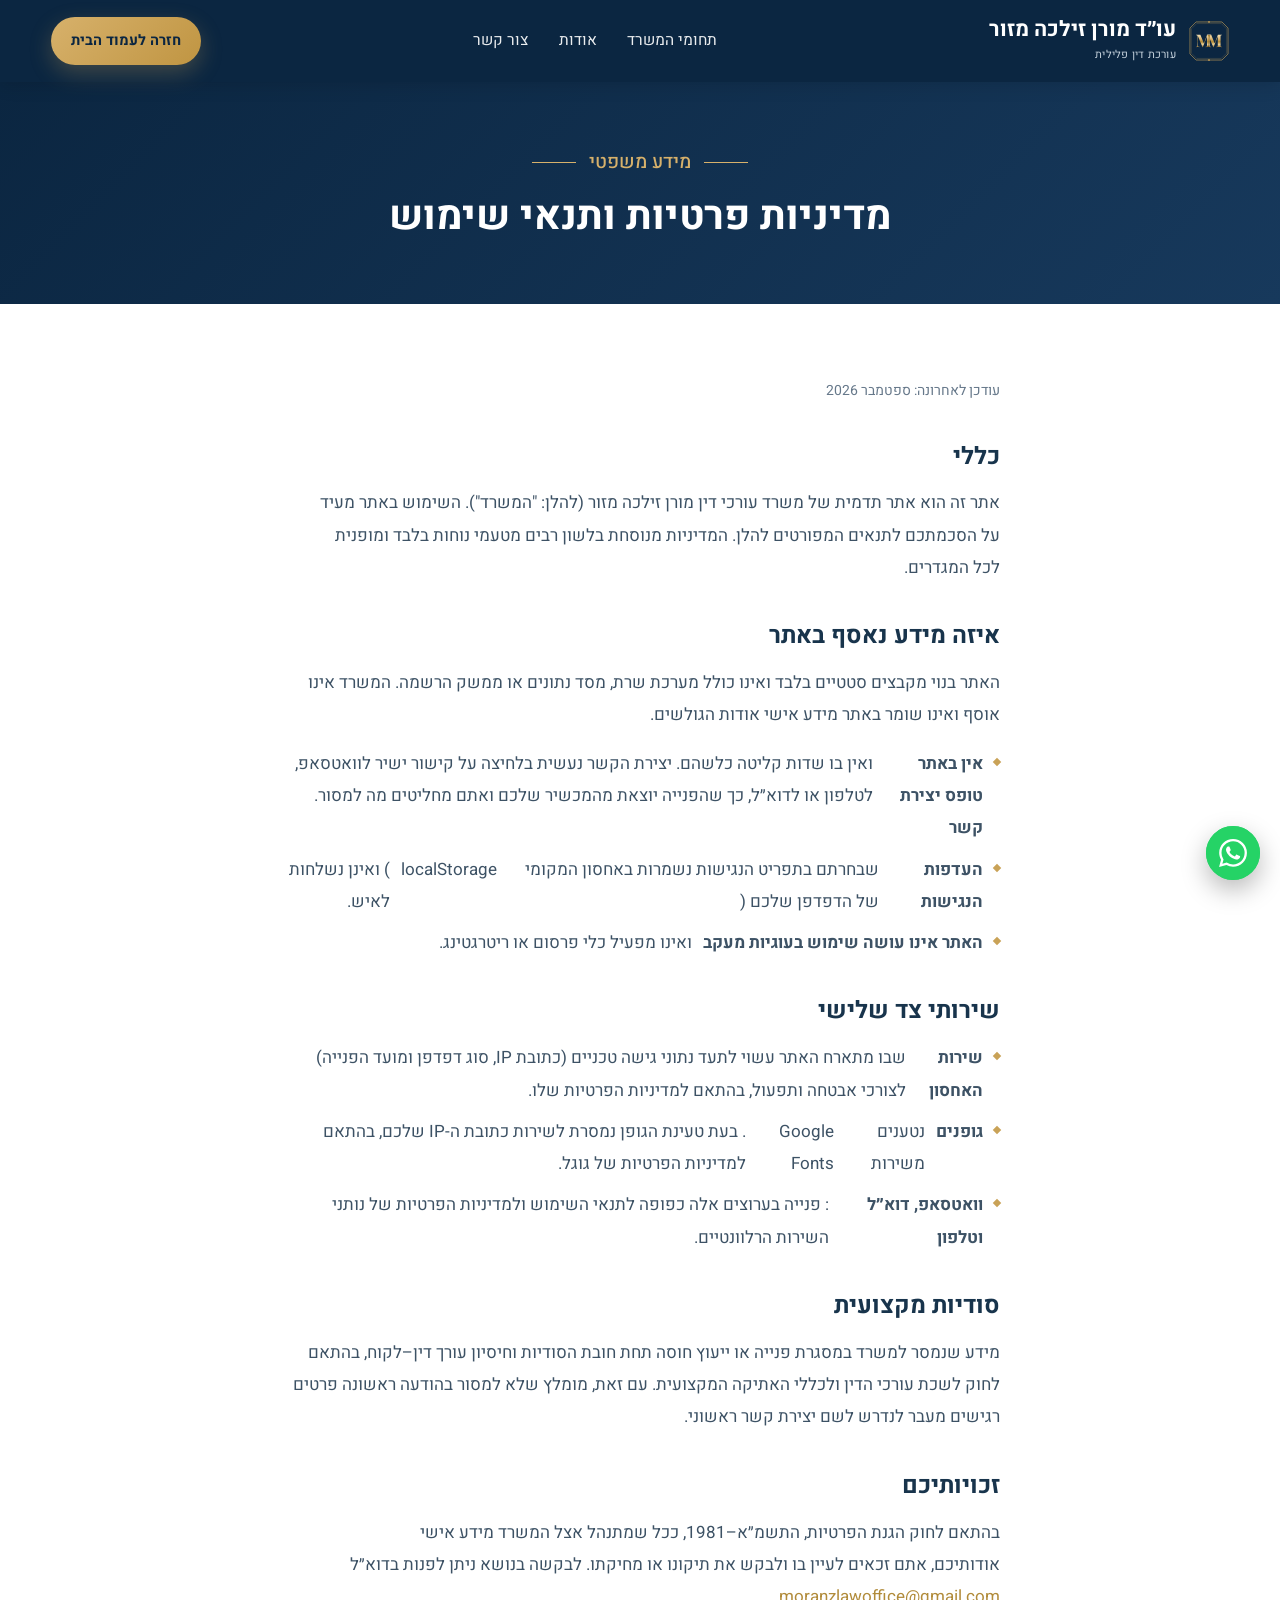
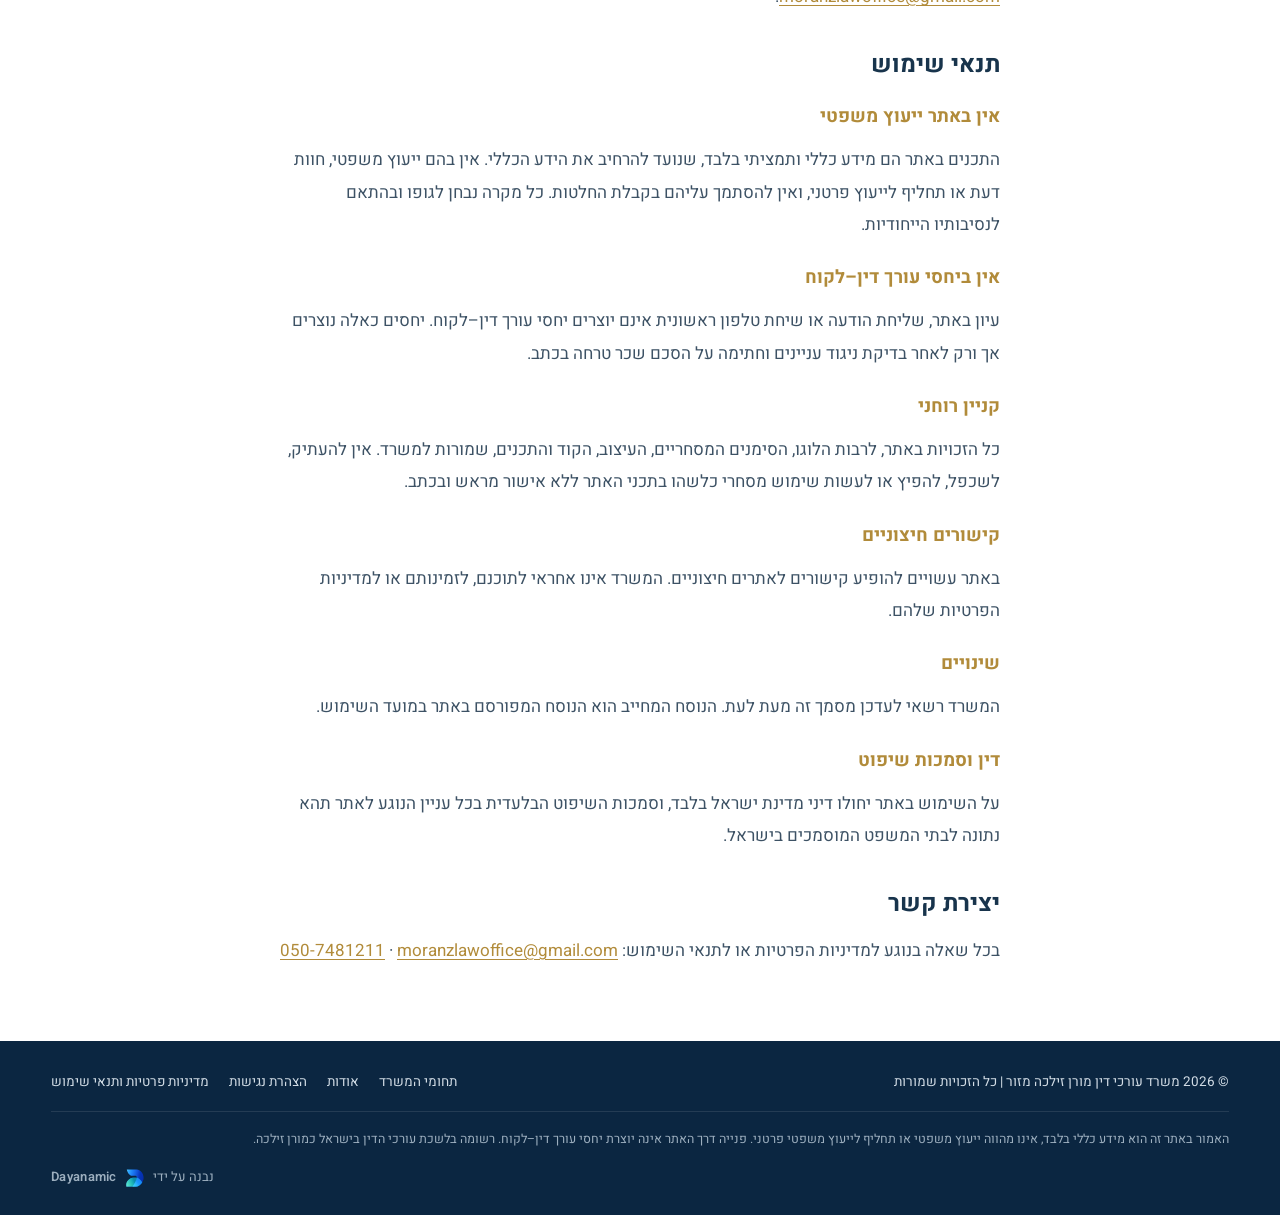
<file: privacy.html>
<!DOCTYPE html>
<html lang="he" dir="rtl">
<head>
<meta charset="utf-8">
<meta name="viewport" content="width=device-width, initial-scale=1">
<title>מדיניות פרטיות ותנאי שימוש | עו״ד מורן זילכה מזור | עורכת דין פלילית</title>
<meta name="description" content="מדיניות הפרטיות ותנאי השימוש של אתר משרד עורכי דין מורן זילכה מזור.">
<meta name="theme-color" content="#0B2641">
<link rel="canonical" href="https://talmoda.github.io/moran-mazor/privacy.html">
<link rel="icon" href="assets/favicon.svg" type="image/svg+xml">
<link rel="apple-touch-icon" href="assets/img/apple-touch-icon.png">
<link rel="preconnect" href="https://fonts.googleapis.com">
<link rel="preconnect" href="https://fonts.gstatic.com" crossorigin>
<link href="https://fonts.googleapis.com/css2?family=Assistant:wght@300;400;500;600;700&family=Heebo:wght@300;400;500;600;700;800&display=swap" rel="stylesheet">
<link rel="stylesheet" href="assets/css/style.css">
</head>
<body>

<a class="skip-link" href="#main">דילוג לתוכן הראשי</a>

<svg hidden aria-hidden="true">
  <symbol id="i-phone-f" viewBox="0 0 24 24"><path d="M6.62 10.79c1.44 2.83 3.76 5.14 6.59 6.59l2.2-2.2c.27-.27.67-.36 1.02-.24 1.12.37 2.33.57 3.57.57.55 0 1 .45 1 1V20c0 .55-.45 1-1 1-9.39 0-17-7.61-17-17 0-.55.45-1 1-1h3.5c.55 0 1 .45 1 1 0 1.25.2 2.45.57 3.57.11.35.03.74-.25 1.02l-2.2 2.2z"/></symbol>
  <symbol id="i-wa-f" viewBox="0 0 24 24"><path d="M17.472 14.382c-.297-.149-1.758-.867-2.03-.967-.273-.099-.471-.148-.67.15-.197.297-.767.966-.94 1.164-.173.199-.347.223-.644.075-.297-.15-1.255-.463-2.39-1.475-.883-.788-1.48-1.761-1.653-2.059-.173-.297-.018-.458.13-.606.134-.133.297-.347.446-.52.15-.174.2-.298.3-.497.099-.198.05-.371-.025-.52-.075-.149-.669-1.612-.916-2.207-.242-.579-.487-.5-.669-.51a12.8 12.8 0 0 0-.57-.01c-.198 0-.52.074-.792.372-.272.297-1.04 1.016-1.04 2.479 0 1.462 1.065 2.875 1.213 3.074.149.198 2.096 3.2 5.077 4.487.709.306 1.262.489 1.694.625.712.227 1.36.195 1.871.118.571-.085 1.758-.719 2.006-1.413.248-.694.248-1.289.173-1.413-.074-.124-.272-.198-.57-.347M12.05 21.785h-.004a9.87 9.87 0 0 1-5.031-1.378l-.361-.214-3.741.982.998-3.648-.235-.374a9.86 9.86 0 0 1-1.51-5.26c.001-5.45 4.436-9.884 9.888-9.884 2.64 0 5.122 1.03 6.988 2.898a9.825 9.825 0 0 1 2.893 6.994c-.003 5.45-4.437 9.884-9.885 9.884m8.413-18.297A11.815 11.815 0 0 0 12.05 0C5.495 0 .16 5.335.157 11.892c0 2.096.547 4.142 1.588 5.945L.057 24l6.305-1.654a11.882 11.882 0 0 0 5.683 1.448h.005c6.554 0 11.89-5.335 11.893-11.893a11.821 11.821 0 0 0-3.48-8.413"/></symbol>
</svg>

<header class="site-header">
  <div class="container header-inner">
    <a class="brand" href="index.html" aria-label="משרד עורכי דין מורן זילכה מזור, לעמוד הבית">
      <img src="assets/monogram.svg" alt="" width="40" height="40">
      <span>
        <span class="brand-title">עו״ד מורן זילכה מזור</span>
        <span class="brand-sub">עורכת דין פלילית</span>
      </span>
    </a>
    <nav class="nav" aria-label="ניווט ראשי">
      <a href="index.html#practice">תחומי המשרד</a>
      <a href="index.html#about">אודות</a>
      <a href="index.html#contact">צור קשר</a>
    </nav>
    <div class="header-cta">
      <a class="btn btn--sm" href="index.html">חזרה לעמוד הבית</a>
    </div>
  </div>
</header>

<main id="main">
  <section class="page-head">
    <div class="container">
      <p class="eyebrow">מידע משפטי</p>
      <h1>מדיניות פרטיות ותנאי שימוש</h1>
    </div>
  </section>

  <section class="section">
    <div class="container prose">
<p class="updated">עודכן לאחרונה: ספטמבר 2026</p>

      <h2>כללי</h2>
      <p>
        אתר זה הוא אתר תדמית של משרד עורכי דין מורן זילכה מזור (להלן: "המשרד").
        השימוש באתר מעיד על הסכמתכם לתנאים המפורטים להלן. המדיניות מנוסחת בלשון רבים מטעמי
        נוחות בלבד ומופנית לכל המגדרים.
      </p>

      <h2>איזה מידע נאסף באתר</h2>
      <p>
        האתר בנוי מקבצים סטטיים בלבד ואינו כולל מערכת שרת, מסד נתונים או ממשק הרשמה. המשרד
        אינו אוסף ואינו שומר באתר מידע אישי אודות הגולשים.
      </p>
      <ul>
        <li><strong>אין באתר טופס יצירת קשר</strong> ואין בו שדות קליטה כלשהם. יצירת הקשר נעשית בלחיצה על קישור ישיר לוואטסאפ, לטלפון או לדוא״ל, כך שהפנייה יוצאת מהמכשיר שלכם ואתם מחליטים מה למסור.</li>
        <li><strong>העדפות הנגישות</strong> שבחרתם בתפריט הנגישות נשמרות באחסון המקומי של הדפדפן שלכם (<span dir="ltr">localStorage</span>) ואינן נשלחות לאיש.</li>
        <li><strong>האתר אינו עושה שימוש בעוגיות מעקב</strong> ואינו מפעיל כלי פרסום או ריטרגטינג.</li>
      </ul>

      <h2>שירותי צד שלישי</h2>
      <ul>
        <li><strong>שירות האחסון</strong> שבו מתארח האתר עשוי לתעד נתוני גישה טכניים (כתובת IP, סוג דפדפן ומועד הפנייה) לצורכי אבטחה ותפעול, בהתאם למדיניות הפרטיות שלו.</li>
        <li><strong>גופנים</strong> נטענים משירות <span dir="ltr">Google Fonts</span>. בעת טעינת הגופן נמסרת לשירות כתובת ה-IP שלכם, בהתאם למדיניות הפרטיות של גוגל.</li>
        <li><strong>וואטסאפ, דוא״ל וטלפון</strong>: פנייה בערוצים אלה כפופה לתנאי השימוש ולמדיניות הפרטיות של נותני השירות הרלוונטיים.</li>
      </ul>

      <h2>סודיות מקצועית</h2>
      <p>
        מידע שנמסר למשרד במסגרת פנייה או ייעוץ חוסה תחת חובת הסודיות וחיסיון עורך דין–לקוח,
        בהתאם לחוק לשכת עורכי הדין ולכללי האתיקה המקצועית. עם זאת, מומלץ שלא למסור בהודעה
        ראשונה פרטים רגישים מעבר לנדרש לשם יצירת קשר ראשוני.
      </p>

      <h2>זכויותיכם</h2>
      <p>
        בהתאם לחוק הגנת הפרטיות, התשמ״א–1981, ככל שמתנהל אצל המשרד מידע אישי אודותיכם, אתם
        זכאים לעיין בו ולבקש את תיקונו או מחיקתו. לבקשה בנושא ניתן לפנות בדוא״ל
        <a href="mailto:moranzlawoffice@gmail.com" dir="ltr">moranzlawoffice@gmail.com</a>.
      </p>

      <h2>תנאי שימוש</h2>
      <h3>אין באתר ייעוץ משפטי</h3>
      <p>
        התכנים באתר הם מידע כללי ותמציתי בלבד, שנועד להרחיב את הידע הכללי. אין בהם ייעוץ משפטי,
        חוות דעת או תחליף לייעוץ פרטני, ואין להסתמך עליהם בקבלת החלטות. כל מקרה נבחן לגופו
        ובהתאם לנסיבותיו הייחודיות.
      </p>
      <h3>אין ביחסי עורך דין–לקוח</h3>
      <p>
        עיון באתר, שליחת הודעה או שיחת טלפון ראשונית אינם יוצרים יחסי עורך דין–לקוח. יחסים
        כאלה נוצרים אך ורק לאחר בדיקת ניגוד עניינים וחתימה על הסכם שכר טרחה בכתב.
      </p>
      <h3>קניין רוחני</h3>
      <p>
        כל הזכויות באתר, לרבות הלוגו, הסימנים המסחריים, העיצוב, הקוד והתכנים, שמורות למשרד.
        אין להעתיק, לשכפל, להפיץ או לעשות שימוש מסחרי כלשהו בתכני האתר ללא אישור מראש ובכתב.
      </p>
      <h3>קישורים חיצוניים</h3>
      <p>
        באתר עשויים להופיע קישורים לאתרים חיצוניים. המשרד אינו אחראי לתוכנם, לזמינותם או
        למדיניות הפרטיות שלהם.
      </p>
      <h3>שינויים</h3>
      <p>
        המשרד רשאי לעדכן מסמך זה מעת לעת. הנוסח המחייב הוא הנוסח המפורסם באתר במועד השימוש.
      </p>
      <h3>דין וסמכות שיפוט</h3>
      <p>
        על השימוש באתר יחולו דיני מדינת ישראל בלבד, וסמכות השיפוט הבלעדית בכל עניין הנוגע
        לאתר תהא נתונה לבתי המשפט המוסמכים בישראל.
      </p>

      <h2>יצירת קשר</h2>
      <p>
        בכל שאלה בנוגע למדיניות הפרטיות או לתנאי השימוש:
        <a href="mailto:moranzlawoffice@gmail.com" dir="ltr">moranzlawoffice@gmail.com</a> ·
        <a href="tel:+972507481211" dir="ltr">050-7481211</a>
      </p>
    </div>
  </section>
</main>

<footer class="site-footer">
  <div class="container">
    <div class="footer-inner">
      <span>© <span data-year>2026</span> משרד עורכי דין מורן זילכה מזור | כל הזכויות שמורות</span>
      <nav class="footer-links" aria-label="ניווט תחתון">
        <a href="index.html#practice">תחומי המשרד</a>
        <a href="index.html#about">אודות</a>
        <a href="accessibility.html">הצהרת נגישות</a>
        <a href="privacy.html">מדיניות פרטיות ותנאי שימוש</a>
      </nav>
    </div>
    <p class="disclaimer">
      האמור באתר זה הוא מידע כללי בלבד, אינו מהווה ייעוץ משפטי או תחליף לייעוץ משפטי פרטני.
      פנייה דרך האתר אינה יוצרת יחסי עורך דין–לקוח. רשומה בלשכת עורכי הדין בישראל כמורן זילכה.
    </p>
    <div class="footer-credit">
      <a href="https://dayanamic.com/he" target="_blank" rel="noopener">
        <span>נבנה על ידי</span>
        <img src="assets/img/dayanamic-mark.svg" alt="" width="20" height="20">
        <b>Dayanamic</b>
      </a>
    </div>
  </div>
</footer>

<a class="wa-float" href="https://wa.me/972507481211" target="_blank" rel="noopener" aria-label="שליחת הודעה בוואטסאפ">
  <svg aria-hidden="true"><use href="#i-wa-f"></use></svg>
</a>

<script src="assets/js/site.js" defer></script>
</body>
</html>
</file>
<file: assets/css/style.css>
/* ============================================================
   מורן זילכה מזור — משרד עורכי דין וגישור
   נייבי #0B2641 · זהב #C9A257 · עברית RTL
   ============================================================ */

/* ---------- 1. Tokens ---------- */
:root {
  --navy: #0B2641;
  --navy-2: #102C48;
  --navy-3: #17395C;
  --navy-deep: #071C30;

  --gold: #C9A257;
  --gold-lt: #D7B16B;
  --gold-dk: #B18B3A;

  --cream: #F5F4F1;
  --soft: #F1F0EE;
  --card: #FDFDFC;
  --white: #fff;

  --text: #18344C;
  --muted: #66788A;
  --line: #E1E1DD;

  --shadow: 0 14px 40px rgba(11, 38, 65, 0.10);
  --shadow-lg: 0 22px 60px rgba(11, 38, 65, 0.16);

  --font: "Heebo", "Assistant", Arial, sans-serif;

  --container: 1180px;
  --ease: cubic-bezier(0.22, 0.61, 0.36, 1);
}

/* ---------- 2. Reset ---------- */
*, *::before, *::after { box-sizing: border-box; }
* { margin: 0; }
html { scroll-behavior: smooth; scroll-padding-top: 96px; -webkit-text-size-adjust: 100%; }
body {
  font-family: var(--font);
  font-size: 17px;
  line-height: 1.75;
  color: var(--text);
  background: var(--white);
  -webkit-font-smoothing: antialiased;
  overflow-x: hidden;
}
img, svg { display: block; max-width: 100%; }
/* שומר על [hidden] — אחרת ספריית ה-<svg> מציירת בלוק ריק בראש העמוד */
[hidden] { display: none !important; }
a { color: inherit; text-decoration: none; }
button, input, textarea, select { font: inherit; color: inherit; }
ul, ol { list-style: none; padding: 0; }
:focus-visible { outline: 3px solid var(--gold); outline-offset: 3px; border-radius: 3px; }
::selection { background: var(--gold); color: var(--navy); }

.container { width: min(var(--container), 92%); margin-inline: auto; }
.sr-only {
  position: absolute; width: 1px; height: 1px;
  padding: 0; margin: -1px; overflow: hidden;
  clip: rect(0 0 0 0); white-space: nowrap; border: 0;
}
.skip-link {
  position: absolute; inset-block-start: 0; inset-inline-start: 50%;
  translate: 50% -130%; z-index: 100;
  background: var(--gold); color: var(--navy);
  padding: 10px 20px; font-weight: 700;
  transition: translate 0.25s var(--ease);
}
.skip-link:focus { translate: 50% 0; }

/* ---------- 3. Typography ---------- */
h1, h2, h3, h4 { font-weight: 700; line-height: 1.2; color: var(--text); }
h1 { font-size: clamp(2rem, 1.25rem + 2.9vw, 3rem); line-height: 1.16; }
h2 { font-size: clamp(1.55rem, 1.15rem + 1.6vw, 2.15rem); }
h3 { font-size: 1.15rem; }
p { text-wrap: pretty; }
.muted { color: var(--muted); }

/* ---------- 4. Buttons ---------- */
.btn {
  display: inline-flex;
  align-items: center;
  justify-content: center;
  gap: 10px;
  padding: 14px 28px;
  border: 0;
  border-radius: 30px;
  background: linear-gradient(135deg, var(--gold-lt), #C09542);
  color: var(--navy);
  font-family: var(--font);
  font-size: 16px;
  font-weight: 700;
  cursor: pointer;
  box-shadow: 0 8px 22px rgba(201, 162, 87, 0.28);
  transition: transform 0.25s var(--ease), box-shadow 0.25s var(--ease), filter 0.25s;
}
.btn { position: relative; overflow: hidden; isolation: isolate; }
.btn::before {
  content: "";
  position: absolute;
  inset-block: 0;
  inset-inline-start: -60%;
  width: 45%;
  z-index: -1;
  background: linear-gradient(100deg, transparent, rgba(255, 255, 255, 0.55), transparent);
  transform: skewX(-18deg);
  transition: inset-inline-start 0.65s var(--ease);
}
.btn:hover::before { inset-inline-start: 115%; }
.btn:hover { transform: translateY(-2px); box-shadow: 0 12px 28px rgba(201, 162, 87, 0.38); filter: brightness(1.04); }
.btn:active { transform: translateY(0); }
.btn svg { width: 17px; height: 17px; fill: currentColor; flex: none; }
.btn .chev {
  width: 7px; height: 7px;
  border-left: 2px solid currentColor;
  border-bottom: 2px solid currentColor;
  transform: rotate(45deg);
  flex: none;
  margin-inline-start: 2px;
}
.btn--sm { padding: 11px 20px; font-size: 14.5px; }

.btn--outline {
  background: transparent;
  border: 1px solid var(--gold-lt);
  color: #fff;
  box-shadow: none;
  font-weight: 500;
  padding: 12px 26px;
}
.btn--outline:hover { background: var(--gold-lt); color: var(--navy); box-shadow: none; }

/* ---------- 5. Header ---------- */
.site-header {
  position: sticky;
  inset-block-start: 0;
  z-index: 40;
  background: var(--navy);
  color: #fff;
  box-shadow: 0 2px 18px rgba(0, 0, 0, 0.14);
  transition: box-shadow 0.35s var(--ease);
}
.site-header.is-scrolled { box-shadow: 0 6px 26px rgba(0, 0, 0, 0.28); }
.site-header.is-scrolled .header-inner { height: 68px; }
.progress {
  position: absolute;
  inset-block-end: 0;
  inset-inline-start: 0;
  height: 2px;
  width: 0;
  background: linear-gradient(90deg, var(--gold-dk), var(--gold-lt));
  transition: width 0.1s linear;
  z-index: 2;
}
.header-inner {
  height: 82px;
  transition: height 0.35s var(--ease);
  display: flex;
  align-items: center;
  justify-content: space-between;
  gap: 26px;
}
.brand { display: flex; align-items: center; gap: 13px; flex: none; }
.brand img { width: auto; height: 40px; }
.brand > span { display: block; }
.brand-title {
  display: block;
  font-size: clamp(1.02rem, 0.85rem + 0.6vw, 1.35rem);
  font-weight: 700;
  line-height: 1.1;
  white-space: nowrap;
}
.brand-sub {
  display: block;
  font-size: 11px;
  color: #C4D1DC;
  letter-spacing: 0.02em;
  margin-top: 4px;
  white-space: nowrap;
}

.nav { display: flex; align-items: center; gap: clamp(16px, 2.4vw, 36px); font-size: 15.5px; }
.nav a { padding-block: 26px; opacity: 0.92; transition: color 0.2s, opacity 0.2s; }
.nav a:hover { color: var(--gold-lt); opacity: 1; }
.nav a[aria-current="true"] {
  color: var(--gold-lt);
  opacity: 1;
  box-shadow: inset 0 -2px 0 var(--gold);
}
.header-cta { display: flex; align-items: center; gap: 12px; flex: none; }

.burger {
  display: none;
  width: 44px; height: 40px;
  background: none;
  border: 1px solid rgba(255, 255, 255, 0.25);
  border-radius: 6px;
  cursor: pointer;
  position: relative;
}
.burger span {
  position: absolute; inset-inline: 11px; height: 2px;
  background: var(--gold-lt); border-radius: 2px;
  transition: transform 0.3s var(--ease), opacity 0.2s;
}
.burger span:nth-child(1) { top: 13px; }
.burger span:nth-child(2) { top: 19px; }
.burger span:nth-child(3) { top: 25px; }
body.nav-open .burger span:nth-child(1) { transform: translateY(6px) rotate(45deg); }
body.nav-open .burger span:nth-child(2) { opacity: 0; }
body.nav-open .burger span:nth-child(3) { transform: translateY(-6px) rotate(-45deg); }

.nav-panel {
  position: fixed;
  inset: 82px 0 auto 0;
  z-index: 39;
  background: var(--navy-2);
  border-top: 1px solid rgba(255, 255, 255, 0.08);
  padding: 8px 0 22px;
  display: none;
  box-shadow: 0 20px 40px rgba(0, 0, 0, 0.3);
}
body.nav-open .nav-panel { display: block; }
.nav-panel a {
  display: block;
  padding: 13px 6%;
  color: #fff;
  font-size: 17px;
  border-bottom: 1px solid rgba(255, 255, 255, 0.07);
}
.nav-panel a:hover { color: var(--gold-lt); }
.nav-panel .btn { margin: 18px 6% 0; }

/* ---------- 6. Hero ---------- */
.hero {
  position: relative;
  min-height: 580px;
  display: flex;
  align-items: center;
  color: #fff;
  overflow: hidden;
  background: var(--navy);
}
.hero::before {
  content: "";
  position: absolute;
  inset: 0;
  background: var(--hero-img, url("../img/hero.jpg")) center / cover no-repeat;
  transform: scale(1.08);
  animation: kenburns 22s var(--ease) forwards;
}
.hero::after {
  content: "";
  position: absolute;
  inset: 0;
  background: linear-gradient(90deg,
    rgba(7, 28, 48, 0.96) 0%,
    rgba(11, 38, 65, 0.90) 42%,
    rgba(11, 38, 65, 0.58) 74%,
    rgba(11, 38, 65, 0.42) 100%);
}
@keyframes kenburns { to { transform: scale(1); } }

.hero > .container { position: relative; z-index: 2; }
.hero__content { width: 52%; margin-inline-start: auto; padding-block: 74px; }

/* כניסה מדורגת של תוכן ההירו */
.hero__content > * {
  opacity: 0;
  transform: translateY(20px);
  animation: riseIn 0.85s var(--ease) forwards;
}
.hero__content > *:nth-child(1) { animation-delay: 0.10s; }
.hero__content > *:nth-child(2) { animation-delay: 0.22s; }
.hero__content > *:nth-child(3) { animation-delay: 0.34s; }
.hero__content > *:nth-child(4) { animation-delay: 0.46s; }
.hero__content > *:nth-child(5) { animation-delay: 0.56s; }
.hero__content > *:nth-child(6) { animation-delay: 0.66s; }
@keyframes riseIn { to { opacity: 1; transform: none; } }
.eyebrow {
  display: flex;
  align-items: center;
  gap: 13px;
  color: var(--gold-lt);
  font-size: clamp(1rem, 0.9rem + 0.4vw, 1.2rem);
  font-weight: 500;
  margin-bottom: 14px;
}
.eyebrow::after { content: ""; width: 44px; height: 1px; background: var(--gold-lt); flex: none; }
.hero .eyebrow::after { display: none; }
.hero .eyebrow::before { content: ""; width: 44px; height: 1px; background: var(--gold-lt); flex: none; }
.hero h1 { color: #fff; margin-bottom: 18px; }
.hero p {
  font-size: clamp(0.97rem, 0.93rem + 0.25vw, 1.08rem);
  line-height: 1.85;
  color: #E4EBF2;
  max-width: 560px;
  margin-bottom: 14px;
}
.hero__note {
  display: inline-flex;
  align-items: center;
  gap: 9px;
  margin-block: 10px 22px !important;
  font-size: 14.5px !important;
  font-weight: 600;
  letter-spacing: 0.02em;
  color: var(--gold-lt) !important;
}
.hero__note::before {
  content: "";
  width: 7px; height: 7px;
  border-radius: 50%;
  background: var(--gold-lt);
  flex: none;
}

/* ---------- 7. Benefits strip ---------- */
.benefits { background: var(--cream); border-bottom: 1px solid var(--line); padding-block: 42px; }
.benefit-grid { display: grid; grid-template-columns: repeat(5, 1fr); }
.benefit-grid--3 { grid-template-columns: repeat(3, 1fr); }
.benefit { text-align: center; padding: 8px 26px; border-inline-start: 1px solid #DEDEDA; }
.benefit__num {
  display: block;
  font-size: 12px;
  font-weight: 600;
  letter-spacing: 0.22em;
  color: var(--gold-dk);
  margin-bottom: 4px;
}
.benefit:first-child { border-inline-start: 0; }
.benefit svg {
  width: 40px; height: 40px;
  margin: 0 auto 10px;
  transition: transform 0.35s var(--ease), color 0.35s;
  color: var(--gold-dk);
  stroke: currentColor;
  fill: none;
  stroke-width: 2.2;
  stroke-linecap: round;
  stroke-linejoin: round;
}
.benefit:hover svg { transform: translateY(-4px) scale(1.07); color: var(--gold); }
.benefit strong { display: block; font-size: 17px; line-height: 1.35; color: var(--text); margin-bottom: 6px; }
.benefit > span:not(.benefit__num) { display: block; font-size: 14.5px; line-height: 1.7; color: var(--muted); }

/* ---------- 8. Sections ---------- */
.section { padding-block: clamp(48px, 3rem + 2.5vw, 74px); }
.section--soft { background: var(--soft); }
.section--cream { background: var(--cream); }

.sec-head { text-align: center; margin-bottom: 38px; }
.sec-head h2 {
  display: flex;
  align-items: center;
  justify-content: center;
  gap: 18px;
}
.sec-head h2::before, .sec-head h2::after {
  content: "";
  width: clamp(28px, 5vw, 58px);
  height: 1px;
  background: var(--gold);
  flex: none;
}
.sec-head p { margin-top: 10px; color: var(--muted); font-size: 17px; }
.sec-head--start { text-align: start; }
.sec-head--start h2 { justify-content: flex-start; }
.sec-head--start h2::before { display: none; }
.sec-head--start p { max-width: 58ch; }

/* ---------- 9. Practice cards ---------- */
.cards {
  display: grid;
  grid-template-columns: repeat(3, 1fr);
  gap: 16px;
}
.card {
  background: var(--card);
  border: 1px solid #DEDED9;
  border-radius: 6px;
  padding: 28px 22px 22px;
  min-height: 246px;
  display: flex;
  flex-direction: column;
  align-items: center;
  text-align: center;
  cursor: pointer;
  transition: transform 0.25s var(--ease), box-shadow 0.25s var(--ease), border-color 0.25s;
}
.card:hover, .card:focus-visible {
  transform: translateY(-4px);
  box-shadow: var(--shadow);
  border-color: var(--gold);
}
.card svg {
  width: 44px; height: 44px;
  margin-bottom: 14px;
  transition: transform 0.35s var(--ease), color 0.35s;
  color: var(--gold-dk);
  stroke: currentColor;
  fill: none;
  stroke-width: 2.2;
  stroke-linecap: round;
  stroke-linejoin: round;
}
.card h3 { font-size: 17.5px; line-height: 1.4; }
.card__hook {
  margin-top: 9px;
  font-size: 14.5px;
  line-height: 1.65;
  color: var(--muted);
}
.card .more {
  margin-top: auto;
  padding-top: 16px;
  font-size: 13.5px;
  font-weight: 600;
  color: var(--navy);
}
.card .more {
  display: inline-flex;
  align-items: center;
  gap: 8px;
}
.card .more::after {
  content: "";
  width: 6px; height: 6px;
  border-left: 2px solid var(--gold);
  border-bottom: 2px solid var(--gold);
  transform: rotate(45deg);
  flex: none;
}
.card:hover .more { color: var(--gold-dk); }
.card:hover svg { transform: translateY(-4px) scale(1.08); color: var(--gold); }
.card .more::after { transition: transform 0.3s var(--ease); }
.card:hover .more::after { transform: rotate(45deg) translate(2px, -2px); }

/* Practice detail dialog */
dialog.modal {
  width: min(560px, 92vw);
  /* הריסט * { margin: 0 } מבטל את מרכוז ברירת המחדל של הדפדפן */
  margin: auto;
  padding: 0;
  border: 0;
  border-radius: 8px;
  box-shadow: var(--shadow-lg);
  color: var(--text);
  overflow: hidden;
}
dialog.modal::backdrop { background: rgba(7, 28, 48, 0.62); }
.modal__head {
  background: var(--navy);
  color: #fff;
  padding: 22px 26px;
  display: flex;
  align-items: center;
  gap: 14px;
}
.modal__head svg { width: 34px; height: 34px; color: var(--gold-lt); stroke: currentColor; fill: none; stroke-width: 2.2; stroke-linecap: round; stroke-linejoin: round; flex: none; }
.modal__head h3 { color: #fff; font-size: 1.25rem; }
.modal__body { padding: 24px 26px 26px; }
.modal__body > p { color: var(--muted); margin-bottom: 12px; line-height: 1.8; }
.modal__hook {
  color: var(--navy) !important;
  font-size: 16.5px;
  font-weight: 600;
  line-height: 1.6;
  padding-inline-start: 14px;
  border-inline-start: 3px solid var(--gold);
  margin-bottom: 16px !important;
}
.modal__body ul { display: grid; gap: 9px; }
.modal__body li { display: flex; gap: 10px; align-items: flex-start; font-size: 15.5px; }
.modal__body li::before {
  content: "";
  width: 6px; height: 6px;
  margin-top: 10px;
  background: var(--gold);
  transform: rotate(45deg);
  flex: none;
}
.modal__foot { display: flex; gap: 10px; margin-top: 24px; flex-wrap: wrap; align-items: center; }
.modal__close {
  background: none;
  border: 1px solid var(--line);
  border-radius: 30px;
  padding: 11px 22px;
  font-size: 14.5px;
  cursor: pointer;
  color: var(--muted);
}
.modal__close:hover { border-color: var(--navy); color: var(--navy); }

/* ---------- 11. About ---------- */
.about { background: var(--navy); color: #fff; }
.about-grid { display: grid; grid-template-columns: 1fr 1fr; min-height: 430px; }
.about-media {
  position: relative;
  min-height: 430px;
  background: linear-gradient(150deg, var(--navy-3), var(--navy-deep));
  display: grid;
  place-items: center;
  overflow: hidden;
}
.about-media img.photo { width: 100%; height: 100%; object-fit: cover; }
.about-ph { text-align: center; padding: 30px; }
.about-ph img { width: 96px; margin: 0 auto 16px; opacity: 0.9; }
.about-ph span { font-size: 14px; color: #A8BACB; line-height: 1.8; }
.about-copy {
  padding: clamp(36px, 4vw, 58px) clamp(24px, 4.5vw, 62px);
  display: flex;
  flex-direction: column;
  justify-content: center;
}
.about-copy .eyebrow { justify-content: flex-start; }
.about-copy h2 { color: #fff; font-size: clamp(1.7rem, 1.2rem + 2vw, 2.3rem); margin-bottom: 16px; }
.about-copy p { color: #DFE7EE; line-height: 1.9; font-size: 16.5px; max-width: 600px; }
.about-copy p + p { margin-top: 14px; }
.about-copy strong { color: #fff; font-weight: 700; }
.about-copy .btn--outline { align-self: flex-start; margin-top: 22px; }

/* ---------- 11b. Approach ---------- */
.approach { max-width: 840px; margin-inline: auto; text-align: center; }
.approach p { font-size: 16.5px; line-height: 1.95; color: var(--muted); }
.approach p + p { margin-top: 14px; }
.approach__lead {
  margin-top: 26px !important;
  font-size: clamp(1.1rem, 1rem + 0.6vw, 1.4rem) !important;
  font-weight: 600;
  line-height: 1.6 !important;
  color: var(--navy) !important;
}
.approach__sign {
  margin-top: 18px !important;
  font-size: 14px !important;
  letter-spacing: 0.06em;
  color: var(--gold-dk) !important;
}
.approach__sign::before {
  content: "";
  display: block;
  width: 54px; height: 1px;
  background: var(--gold);
  margin: 0 auto 14px;
}

/* ---------- 12. Quote band ---------- */
.quote-band {
  position: relative;
  background: linear-gradient(135deg, var(--navy-deep), var(--navy-3));
  color: #fff;
  text-align: center;
  padding-block: 46px;
  overflow: hidden;
}
.quote-band::before {
  content: "";
  position: absolute;
  inset-block-start: -60%;
  inset-inline-start: 50%;
  translate: 50% 0;
  width: 900px; aspect-ratio: 1;
  border-radius: 50%;
  background: repeating-conic-gradient(from 0deg, rgba(215, 177, 107, 0.4) 0deg 0.2deg, transparent 0.2deg 2.8deg);
  -webkit-mask-image: radial-gradient(closest-side, transparent 30%, #000 40%, #000 62%, transparent 80%);
          mask-image: radial-gradient(closest-side, transparent 30%, #000 40%, #000 62%, transparent 80%);
  opacity: 0.22;
  pointer-events: none;
}
.quote-band .container { position: relative; }
.quote-mark {
  color: var(--gold-lt);
  font-size: 52px;
  line-height: 0.8;
  font-family: Georgia, serif;
  margin-bottom: 6px;
}
.quote-band blockquote { position: relative; max-width: 780px; margin-inline: auto; }
.quote-band blockquote p {
  font-size: clamp(1.15rem, 1rem + 0.9vw, 1.6rem);
  font-weight: 500;
  line-height: 1.6;
}
.quote-band cite {
  display: block;
  margin-top: 14px;
  font-style: normal;
  font-size: 14px;
  letter-spacing: 0.06em;
  color: var(--gold-lt);
}

/* ---------- 13. Contact ---------- */
.contact-grid {
  display: grid;
  grid-template-columns: 0.8fr 1fr 1.3fr;
  gap: clamp(26px, 3.4vw, 44px);
  align-items: center;
}
.promise {
  border-inline-start: 1px solid var(--gold);
  padding-inline-start: clamp(20px, 2.5vw, 34px);
  color: var(--gold-dk);
  font-size: clamp(1.35rem, 1rem + 1.4vw, 1.85rem);
  font-weight: 600;
  line-height: 1.45;
  text-align: start;
}
.promise svg { width: 170px; height: 36px; margin-top: 12px; color: var(--gold); stroke: currentColor; fill: none; stroke-width: 2; }

.details {
  border-inline-start: 1px solid var(--line);
  padding-inline-start: clamp(20px, 2.6vw, 38px);
  display: grid;
  gap: 18px;
}
.detail { display: flex; gap: 14px; align-items: flex-start; }
.detail > svg { width: 21px; height: 21px; color: var(--gold-dk); fill: currentColor; flex: none; margin-top: 3px; }
.detail strong { display: block; font-size: 15px; font-weight: 600; }
.detail span, .detail a { display: block; color: var(--muted); font-size: 14.5px; }
.detail a:hover { color: var(--gold-dk); }
.detail .ltr { direction: ltr; text-align: start; }
.socials { display: flex; gap: 9px; margin-top: 4px; }
.socials a {
  width: 34px; height: 34px;
  display: grid; place-items: center;
  border-radius: 50%;
  background: var(--navy);
  color: #fff;
  transition: background 0.25s, transform 0.25s;
}
.socials a:hover { background: var(--gold-dk); transform: translateY(-2px); }
.socials svg { width: 16px; height: 16px; fill: currentColor; }

.contact h2 { margin-bottom: 4px; }
.contact-intro { color: var(--muted); font-size: 15.5px; margin-bottom: 22px; max-width: 42ch; }
.contact-actions { display: grid; gap: 12px; max-width: 360px; }
.action {
  display: flex;
  align-items: center;
  gap: 14px;
  padding: 15px 20px;
  border: 1px solid var(--line);
  border-radius: 8px;
  background: var(--white);
  transition: border-color 0.25s, box-shadow 0.25s, transform 0.25s var(--ease);
}
.action:hover { border-color: var(--gold); box-shadow: var(--shadow); transform: translateY(-2px); }
.action__ico {
  width: 42px; height: 42px;
  display: grid; place-items: center;
  border-radius: 50%;
  background: var(--navy);
  color: #fff;
  flex: none;
}
.action__ico svg { width: 19px; height: 19px; fill: currentColor; }
.action--wa .action__ico { background: #25D366; }
.action__txt { display: block; min-width: 0; }
.action__txt b { display: block; font-size: 15.5px; font-weight: 600; color: var(--text); }
.action__txt span { display: block; font-size: 13.5px; color: var(--muted); }
.action__txt .ltr { direction: ltr; text-align: start; }

/* ---------- 14. Footer ---------- */
.site-footer { background: var(--navy); color: #D3DDE6; padding-block: 30px 26px; font-size: 13.5px; }
.footer-logo { display: block; width: 132px; margin: 0 auto 24px; opacity: 0.95; }
.footer-inner { display: flex; flex-wrap: wrap; gap: 10px 26px; align-items: center; justify-content: space-between; }
.footer-links { display: flex; flex-wrap: wrap; gap: 8px 20px; }
.footer-links a:hover { color: var(--gold-lt); }
.footer-credit { margin-top: 16px; display: flex; justify-content: flex-end; }
.footer-credit a {
  display: inline-flex;
  align-items: center;
  gap: 8px;
  font-size: 13px;
  color: #9DAFBF;
  transition: color 0.2s;
}
.footer-credit a:hover { color: #fff; }
.footer-credit img { width: 20px; height: 20px; flex: none; }
.footer-credit b { font-weight: 600; letter-spacing: 0.02em; }

.disclaimer {
  margin-top: 16px;
  padding-top: 16px;
  border-top: 1px solid rgba(255, 255, 255, 0.1);
  font-size: 12.5px;
  line-height: 1.8;
  color: #9DAFBF;
}

/* ---------- 15. Floating actions ---------- */
.wa-float {
  position: fixed;
  z-index: 35;
  inset-block-end: 20px;
  inset-inline-start: 20px;
  width: 54px; height: 54px;
  display: grid; place-items: center;
  border-radius: 50%;
  background: #25D366;
  color: #fff;
  box-shadow: 0 10px 26px rgba(0, 0, 0, 0.28);
  transition: transform 0.25s var(--ease);
}
.wa-float::after {
  content: "";
  position: absolute;
  inset: 0;
  border-radius: 50%;
  border: 2px solid #25D366;
  animation: waPulse 2.8s var(--ease) infinite;
  pointer-events: none;
}
@keyframes waPulse {
  0% { transform: scale(1); opacity: 0.7; }
  70% { transform: scale(1.5); opacity: 0; }
  100% { transform: scale(1.5); opacity: 0; }
}
.wa-float:hover { transform: translateY(-3px) scale(1.05); }
.wa-float svg { width: 28px; height: 28px; fill: currentColor; }

/* ---------- 16. Accessibility toolbar ---------- */
.a11y { position: fixed; z-index: 36; inset-block-end: 20px; inset-inline-end: 20px; }
.a11y__btn {
  width: 48px; height: 48px;
  display: grid; place-items: center;
  border-radius: 50%;
  background: var(--navy);
  border: 0;
  color: var(--gold-lt);
  cursor: pointer;
  box-shadow: 0 10px 26px rgba(0, 0, 0, 0.25);
  transition: transform 0.25s var(--ease), background 0.25s;
}
.a11y__btn:hover { transform: translateY(-3px); background: var(--navy-3); }
.a11y__btn svg { width: 24px; height: 24px; fill: currentColor; }
.a11y__panel {
  position: absolute;
  inset-block-end: calc(100% + 10px);
  inset-inline-end: 0;
  width: min(84vw, 250px);
  padding: 14px;
  background: #fff;
  border: 1px solid var(--line);
  border-radius: 8px;
  box-shadow: var(--shadow-lg);
  display: grid;
  gap: 6px;
}
.a11y__panel[hidden] { display: none; }
.a11y__panel h2 { font-size: 13px; letter-spacing: 0.1em; color: var(--gold-dk); margin-bottom: 4px; }
.a11y__panel button {
  width: 100%;
  padding: 9px 12px;
  background: #fff;
  border: 1px solid var(--line);
  border-radius: 5px;
  font-size: 14px;
  text-align: start;
  cursor: pointer;
  transition: background 0.2s, border-color 0.2s, color 0.2s;
}
.a11y__panel button:hover,
.a11y__panel button[aria-pressed="true"] { background: #FBF6EC; border-color: var(--gold); color: var(--navy); }
.a11y__panel .a11y__reset { text-align: center; color: var(--muted); }
.a11y__panel a { font-size: 13px; color: var(--muted); text-decoration: underline; text-underline-offset: 3px; }

/* ---------- 17. Inner pages ---------- */
.page-head {
  background: linear-gradient(135deg, var(--navy), var(--navy-3));
  color: #fff;
  text-align: center;
  padding-block: clamp(46px, 5vw, 76px);
}
.page-head h1 { color: #fff; font-size: clamp(1.7rem, 1.2rem + 2vw, 2.5rem); }
.page-head .eyebrow { justify-content: center; }
.page-head .eyebrow::before { content: ""; width: 44px; height: 1px; background: var(--gold-lt); flex: none; }
.prose { max-width: 72ch; margin-inline: auto; }
.prose > * + * { margin-top: 16px; }
.prose h2 { font-size: 1.5rem; margin-top: 38px; }
.prose h3 { font-size: 1.15rem; color: var(--gold-dk); margin-top: 26px; }
.prose p, .prose li { color: #3D5265; line-height: 1.9; }
.prose ul { display: grid; gap: 9px; }
.prose li { display: flex; gap: 11px; align-items: flex-start; }
.prose li::before {
  content: "";
  width: 6px; height: 6px;
  margin-top: 11px;
  background: var(--gold);
  transform: rotate(45deg);
  flex: none;
}
.prose a { color: var(--gold-dk); text-decoration: underline; text-underline-offset: 3px; }
.prose .updated { font-size: 14px; color: var(--muted); }

/* ---------- 18. Reveal ---------- */
[data-reveal] {
  opacity: 0;
  transform: translateY(22px) scale(0.985);
  transition: opacity 0.7s var(--ease), transform 0.7s var(--ease);
  transition-delay: var(--d, 0ms);
}
[data-reveal].is-in { opacity: 1; transform: none; }

/* ---------- 19. Responsive ---------- */
@media (max-width: 1080px) {
  .cards { grid-template-columns: repeat(2, 1fr); }
}
@media (max-width: 960px) {
  .nav { display: none; }
  .burger { display: block; }
  .hero__content { width: 100%; }
  .hero::after {
    background: linear-gradient(180deg, rgba(7, 28, 48, 0.92) 0%, rgba(11, 38, 65, 0.88) 100%);
  }
  .benefit-grid, .benefit-grid--3 { grid-template-columns: 1fr; }
  .benefit { border-inline-start: 0; border-bottom: 1px solid #DEDEDA; padding: 22px 12px; }
  .benefit:last-child { border-bottom: 0; }
  .about-grid { grid-template-columns: 1fr; }
  .about-media { min-height: 320px; order: 2; }
  .contact-grid { grid-template-columns: 1fr; }
  .promise, .details { border-inline-start: 0; padding-inline-start: 0; }
  .promise { border-top: 1px solid var(--gold); padding-top: 22px; order: 3; }
  .details { border-top: 1px solid var(--line); padding-top: 22px; order: 2; }
  .contact-cta { order: 1; }
}
@media (max-width: 680px) {
  .header-inner { height: 70px; }
  .nav-panel { inset-block-start: 70px; }
  .brand img { height: 33px; }
  .brand-sub { font-size: 10px; }
  /* אין מקום גם ללוגו, גם ל-CTA וגם לתפריט — ה-CTA מחכה בתוך התפריט */
  .header-cta .btn { display: none; }
  .cards { grid-template-columns: 1fr; }
  .benefit { border-inline-start: 0 !important; }
}
@media (max-width: 420px) {
  .card { min-height: 0; }
}

/* ---------- 20. Accessibility modes ---------- */
html.a11y-links a { text-decoration: underline !important; text-underline-offset: 3px; }
html.a11y-readable body, html.a11y-readable h1, html.a11y-readable h2,
html.a11y-readable h3, html.a11y-readable .brand-title {
  font-family: Arial, "Segoe UI", sans-serif !important;
  letter-spacing: normal !important;
}
html.a11y-nomotion *, html.a11y-nomotion *::before, html.a11y-nomotion *::after {
  animation: none !important;
  transition: none !important;
  scroll-behavior: auto !important;
}
html.a11y-nomotion [data-reveal],
html.a11y-nomotion .hero__content > * { opacity: 1 !important; transform: none !important; }
html.a11y-nomotion .hero::before { transform: none !important; }

html.a11y-contrast body { background: #000 !important; color: #fff !important; }
html.a11y-contrast .site-header, html.a11y-contrast .hero, html.a11y-contrast .benefits,
html.a11y-contrast .section, html.a11y-contrast .section--soft, html.a11y-contrast .section--cream,
html.a11y-contrast .about, html.a11y-contrast .about-media, html.a11y-contrast .quote-band,
html.a11y-contrast .site-footer, html.a11y-contrast .card, html.a11y-contrast .action,
html.a11y-contrast .nav-panel, html.a11y-contrast .page-head,
html.a11y-contrast dialog.modal, html.a11y-contrast .modal__head, html.a11y-contrast .a11y__panel {
  background: #000 !important;
  color: #fff !important;
  background-image: none !important;
}
html.a11y-contrast h1, html.a11y-contrast h2, html.a11y-contrast h3, html.a11y-contrast p,
html.a11y-contrast li, html.a11y-contrast span, html.a11y-contrast strong,
html.a11y-contrast .muted, html.a11y-contrast .note, html.a11y-contrast small { color: #fff !important; }
html.a11y-contrast a, html.a11y-contrast .eyebrow, html.a11y-contrast .promise,
html.a11y-contrast .quote-mark, html.a11y-contrast .card .more { color: #FFD400 !important; }
html.a11y-contrast .btn, html.a11y-contrast .dots button[aria-current="true"] {
  background: #FFD400 !important;
  color: #000 !important;
  box-shadow: none !important;
}
html.a11y-contrast .btn--outline { background: transparent !important; color: #FFD400 !important; border-color: #FFD400 !important; }
html.a11y-contrast svg { color: #FFD400 !important; }
html.a11y-contrast input, html.a11y-contrast textarea, html.a11y-contrast select {
  background: #000 !important; color: #fff !important; border-color: #FFD400 !important;
}
html.a11y-contrast .card, html.a11y-contrast .action, html.a11y-contrast .benefit { border-color: #FFD400 !important; }
html.a11y-contrast .benefit__num, html.a11y-contrast .approach__sign,
html.a11y-contrast .hero__note, html.a11y-contrast cite { color: #FFD400 !important; }
html.a11y-contrast .modal__hook { color: #fff !important; border-inline-start-color: #FFD400 !important; }
html.a11y-contrast .quote-band::before { display: none !important; }

@media (prefers-reduced-motion: reduce) {
  *, *::before, *::after {
    animation-duration: 0.01ms !important;
    animation-iteration-count: 1 !important;
    transition-duration: 0.01ms !important;
    scroll-behavior: auto !important;
  }
  [data-reveal],
  .hero__content > * { opacity: 1 !important; transform: none !important; }
  .hero::before { transform: none !important; }
}
@media print {
  .site-header, .wa-float, .a11y, .quote-nav, .dots, .nav-panel { display: none !important; }
  body { background: #fff; color: #000; }
  .hero, .about, .quote-band { background: #fff !important; color: #000 !important; }
  .hero h1, .about-copy h2, .about-copy p, .quote-band blockquote p { color: #000 !important; }
}
</file>
